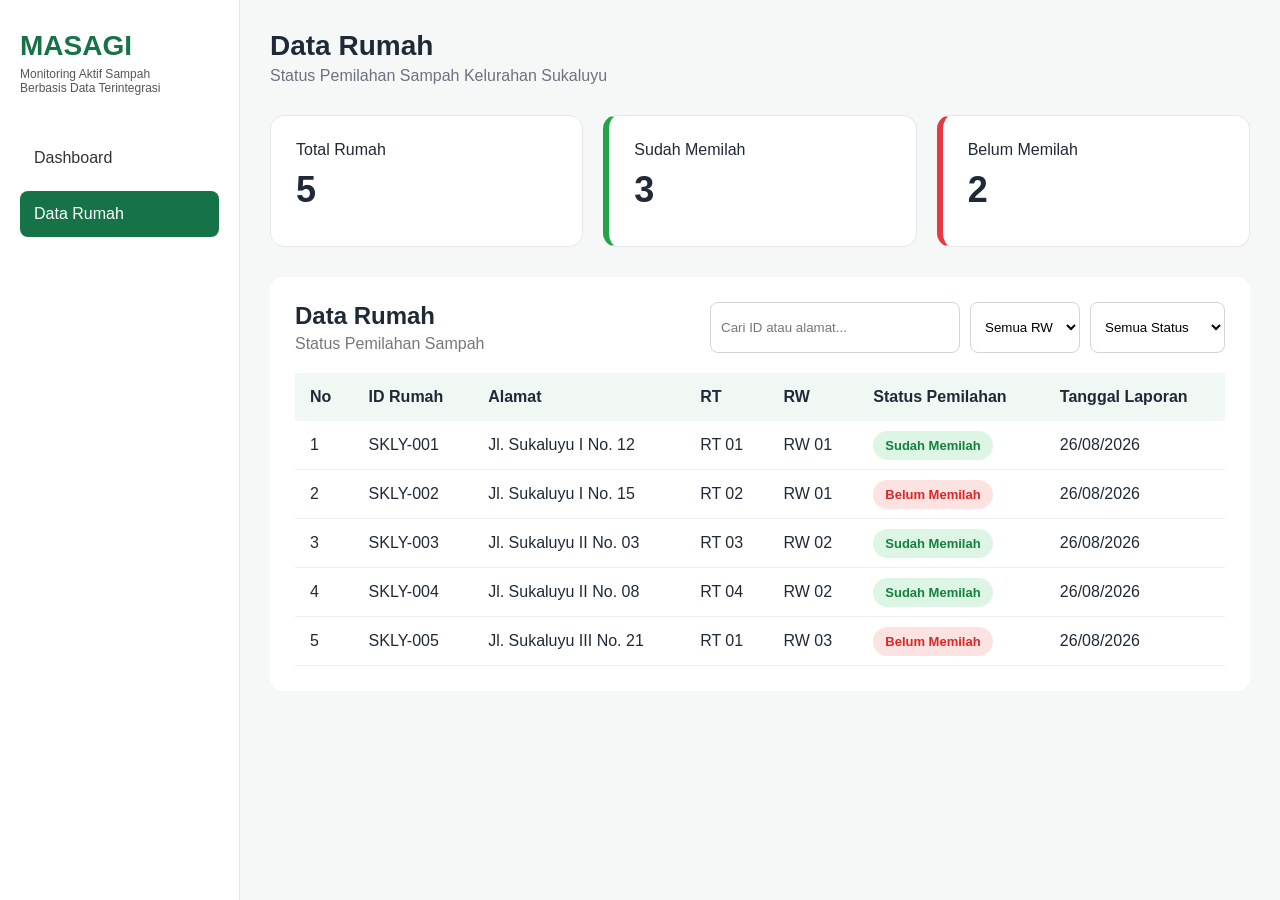
<file: data-rumah.html>
<!DOCTYPE html>

<html lang="id">


<head>

    <meta charset="UTF-8">

    <meta
        name="viewport"
        content="width=device-width, initial-scale=1.0">

    <title>
        Data Rumah - MASAGI
    </title>

    <link
        rel="stylesheet"
        href="style.css">

</head>



<body>


<!-- ================= SIDEBAR ================= -->

<aside class="sidebar">

    <div class="logo">

        <h2>
            MASAGI
        </h2>

        <p>
            Monitoring Aktif Sampah<br>
            Berbasis Data Terintegrasi
        </p>

    </div>


    <nav>

        <a href="index.html">
            Dashboard
        </a>

        <a
            href="data-rumah.html"
            class="active">

            Data Rumah

        </a>

    </nav>

</aside>



<!-- ================= CONTENT ================= -->

<main class="main-content">


    <header>

        <div>

            <h1>
                Data Rumah
            </h1>

            <p>
                Status Pemilahan Sampah
                Kelurahan Sukaluyu
            </p>

        </div>

    </header>



    <!-- ================= SUMMARY ================= -->

    <section class="cards">


        <div class="card">

            <p>
                Total Rumah
            </p>

            <h2 id="totalDataRumah">
                0
            </h2>

        </div>



        <div class="card hijau">

            <p>
                Sudah Memilah
            </p>

            <h2 id="totalSudah">
                0
            </h2>

        </div>



        <div class="card merah">

            <p>
                Belum Memilah
            </p>

            <h2 id="totalBelum">
                0
            </h2>

        </div>


    </section>



    <!-- ================= DATA ================= -->

    <section class="table-container">


        <div class="table-header">


            <div>

                <h2>
                    Data Rumah
                </h2>

                <p>
                    Status Pemilahan Sampah
                </p>

            </div>



            <div class="filter-area">


                <input
                    type="text"
                    id="cariData"
                    placeholder="Cari ID atau alamat..."
                    onkeyup="filterData()">



                <select
                    id="filterRW"
                    onchange="filterData()">

                    <option value="">
                        Semua RW
                    </option>

                    <option value="01">
                        RW 01
                    </option>

                    <option value="02">
                        RW 02
                    </option>

                    <option value="03">
                        RW 03
                    </option>

                    <option value="04">
                        RW 04
                    </option>

                </select>



                <select
                    id="filterStatus"
                    onchange="filterData()">

                    <option value="">
                        Semua Status
                    </option>

                    <option value="Sudah Memilah">
                        Sudah Memilah
                    </option>

                    <option value="Belum Memilah">
                        Belum Memilah
                    </option>

                </select>


            </div>


        </div>



        <!-- TABLE SCROLL -->

        <div class="table-scroll">


            <table>


                <thead>

                    <tr>

                        <th>
                            No
                        </th>

                        <th>
                            ID Rumah
                        </th>

                        <th>
                            Alamat
                        </th>

                        <th>
                            RT
                        </th>

                        <th>
                            RW
                        </th>

                        <th>
                            Status Pemilahan
                        </th>

                        <th>
                            Tanggal Laporan
                        </th>

                    </tr>

                </thead>



                <tbody id="tabelDataRumah">
                </tbody>


            </table>


        </div>


    </section>


</main>



<script src="data.js">
</script>


<script>


// ==========================
// MENAMPILKAN DATA
// ==========================


function tampilkanData(data) {


    const tabel =
        document.getElementById(
            "tabelDataRumah"
        );


    tabel.innerHTML = "";


    data.forEach(
        (rumah, index) => {


            const kelasStatus =
                rumah.status === "Sudah Memilah"
                ? "sudah"
                : "belum";


            tabel.innerHTML += `

                <tr>

                    <td>
                        ${index + 1}
                    </td>


                    <td>
                        ${rumah.id}
                    </td>


                    <td>
                        ${rumah.alamat}
                    </td>


                    <td>
                        RT ${rumah.rt}
                    </td>


                    <td>
                        RW ${rumah.rw}
                    </td>


                    <td>

                        <span
                            class="status ${kelasStatus}">

                            ${rumah.status}

                        </span>

                    </td>


                    <td>
                        ${rumah.tanggal}
                    </td>


                </tr>

            `;

        }
    );

}



// ==========================
// RINGKASAN
// ==========================


function hitungRingkasan() {


    const total =
        dataRumah.length;


    const sudah =
        dataRumah.filter(
            rumah =>
            rumah.status ===
            "Sudah Memilah"
        ).length;


    const belum =
        total - sudah;



    document.getElementById(
        "totalDataRumah"
    ).innerText = total;


    document.getElementById(
        "totalSudah"
    ).innerText = sudah;


    document.getElementById(
        "totalBelum"
    ).innerText = belum;

}



// ==========================
// FILTER
// ==========================


function filterData() {


    const keyword =
        document
        .getElementById("cariData")
        .value
        .toLowerCase();


    const rw =
        document
        .getElementById("filterRW")
        .value;


    const status =
        document
        .getElementById("filterStatus")
        .value;



    const hasil =
        dataRumah.filter(
            rumah => {


                const cocokCari =

                    rumah.alamat
                    .toLowerCase()
                    .includes(keyword)

                    ||

                    rumah.id
                    .toLowerCase()
                    .includes(keyword);



                const cocokRW =

                    rw === ""

                    ||

                    rumah.rw === rw;



                const cocokStatus =

                    status === ""

                    ||

                    rumah.status === status;



                return (

                    cocokCari
                    &&
                    cocokRW
                    &&
                    cocokStatus

                );

            }
        );


    tampilkanData(hasil);

}



// ==========================
// JALANKAN
// ==========================


tampilkanData(dataRumah);

hitungRingkasan();


</script>



</body>

</html>
</file>
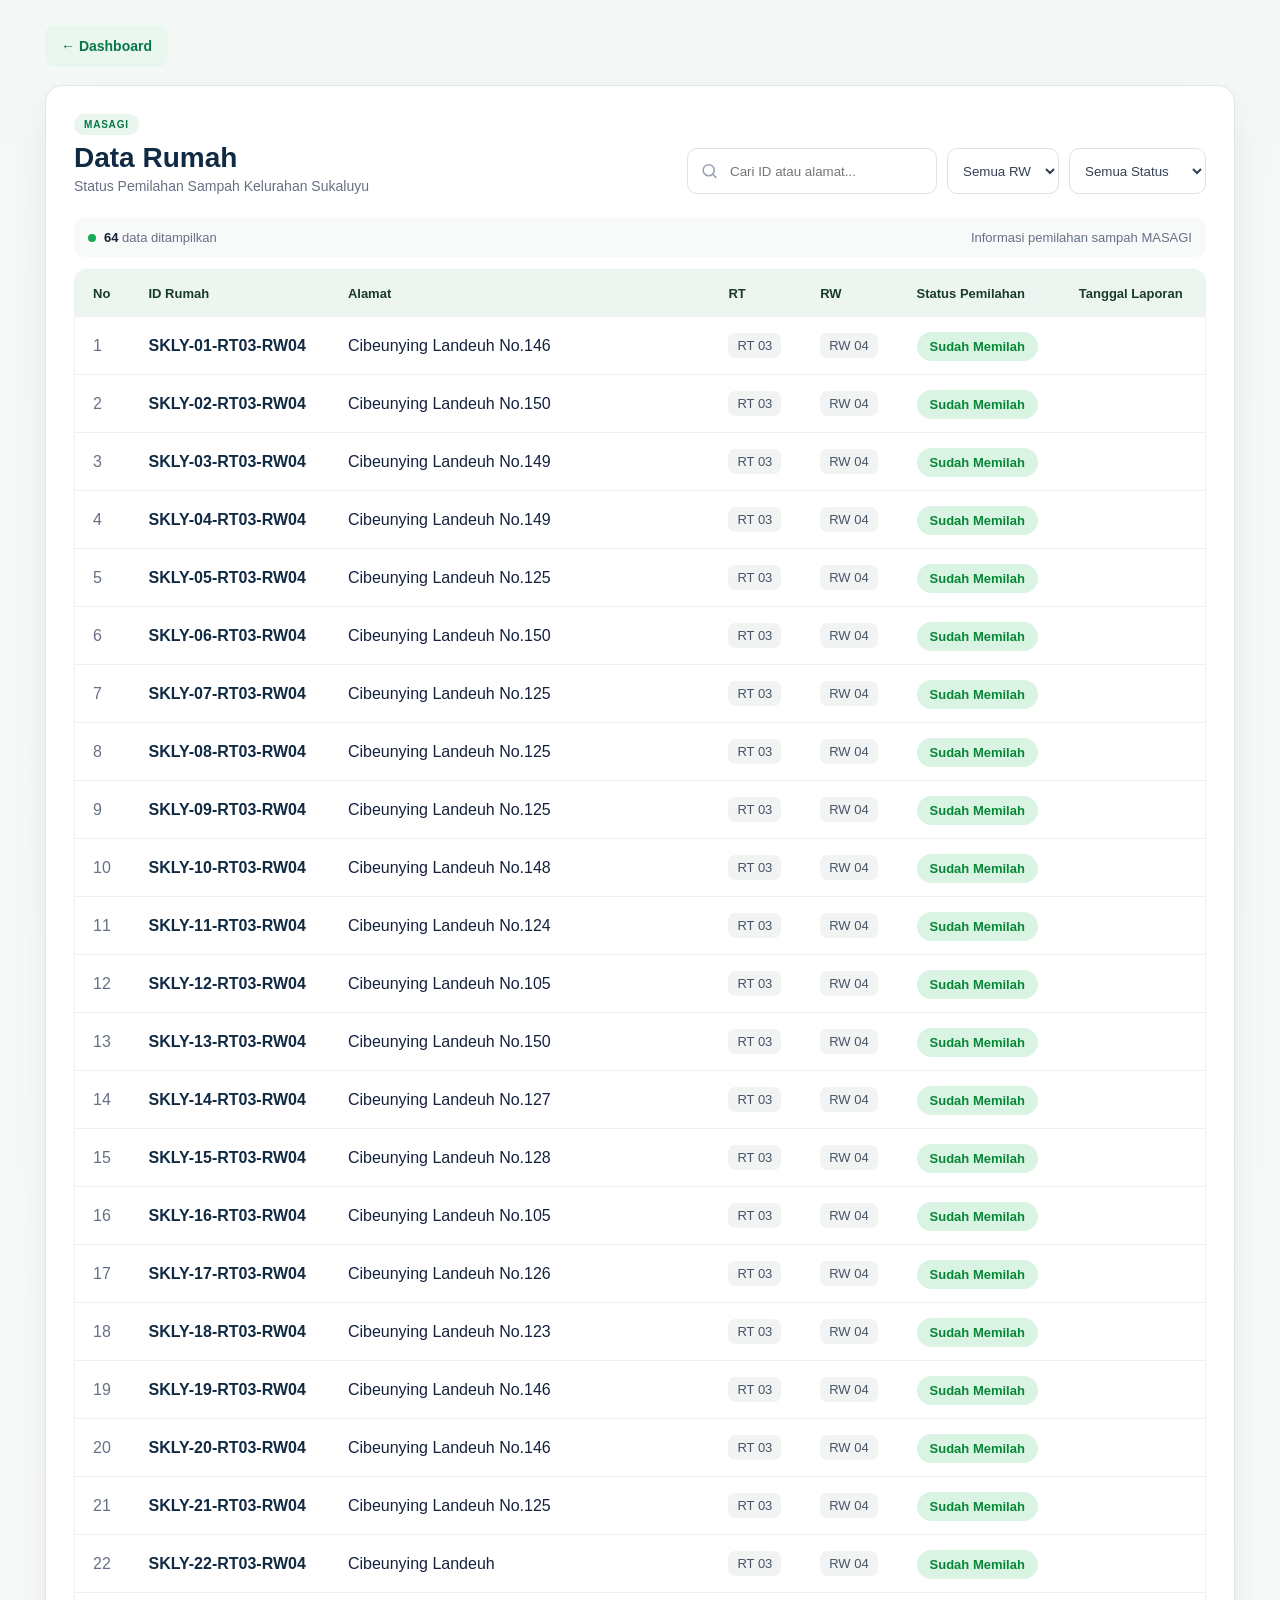
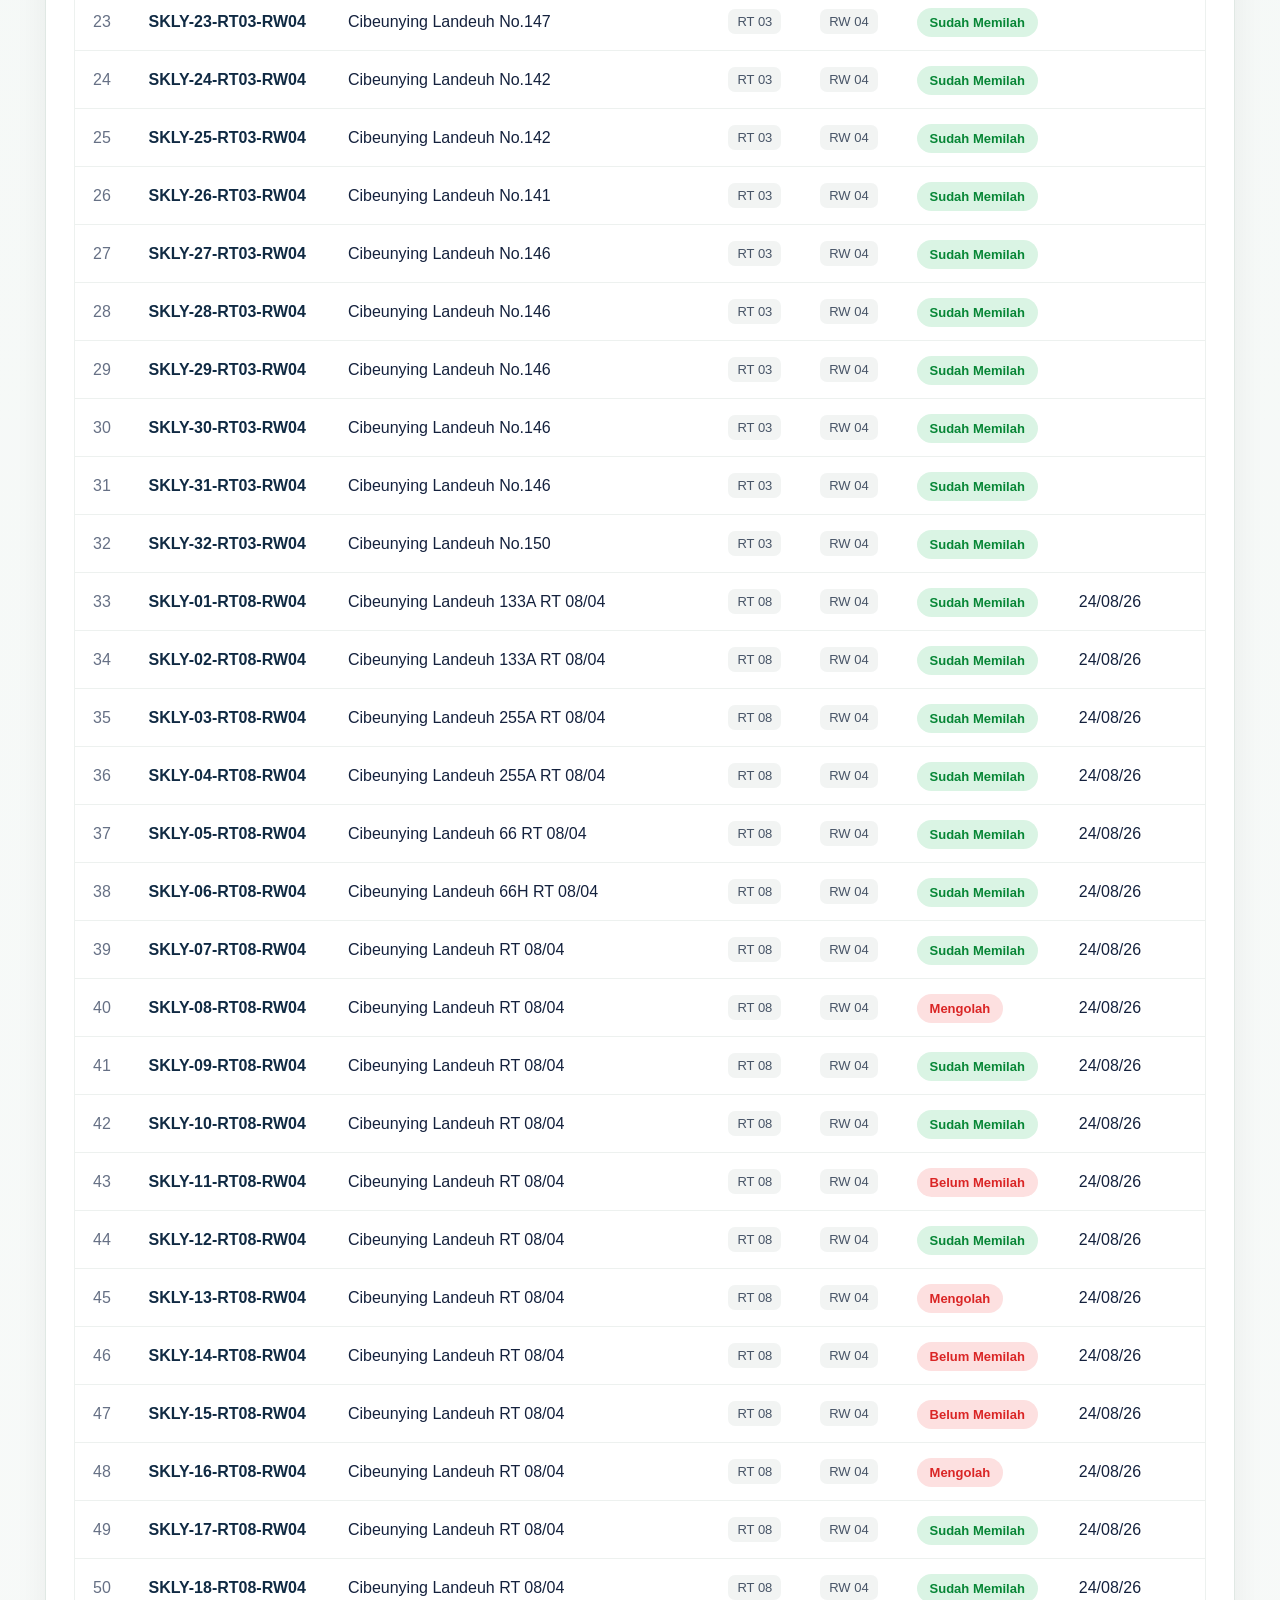
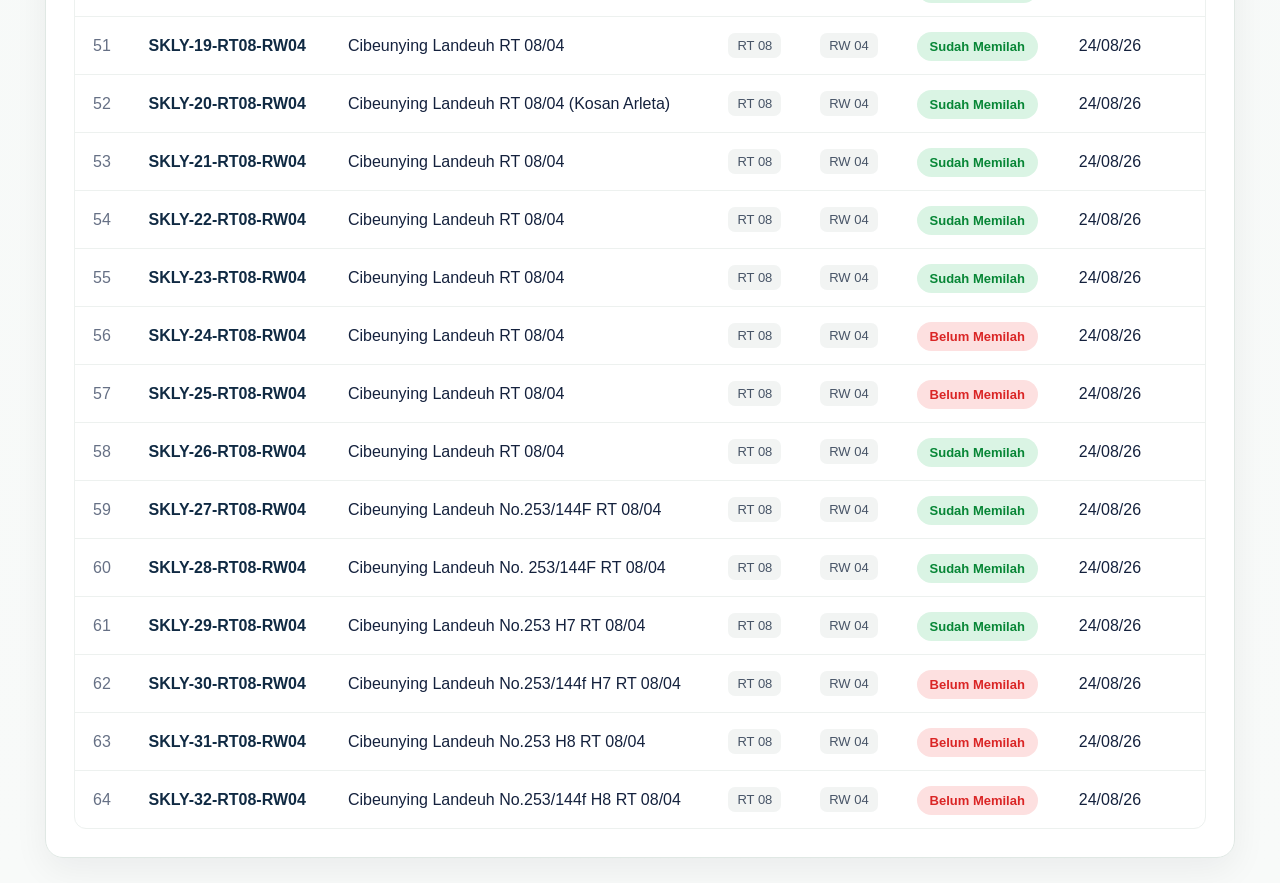
<file: dashboard/data-rumah-publik.html>
<!DOCTYPE html>
<html lang="id">

<head>
    <meta charset="UTF-8">

    <meta
        name="viewport"
        content="width=device-width, initial-scale=1.0">

    <title>
        Data Rumah - MASAGI
    </title>

    <link
        rel="stylesheet"
        href="../style/style.css">
</head>


<body class="data-rumah-page public-data-page">


<main class="data-rumah-only">


    <!-- =====================================================
         NAVIGASI
    ====================================================== -->

    <div class="data-rumah-nav">


        <a
            href="../dashboard-publik.html"
            class="btn-back-dashboard">

            ← Dashboard

        </a>


    </div>



    <!-- =====================================================
         DATA RUMAH
    ====================================================== -->

    <section class="table-container modern-data-card">


        <div class="table-header modern-table-header">


            <!-- JUDUL -->

            <div class="data-title-area">


                <span class="data-title-label">
                    MASAGI
                </span>


                <h2>
                    Data Rumah
                </h2>


                <p>
                    Status Pemilahan Sampah
                    Kelurahan Sukaluyu
                </p>


            </div>



            <!-- FILTER -->

            <div class="filter-area modern-filter-area">


                <!-- SEARCH -->

                <div class="search-wrapper">


                    <span class="search-icon">

                        <svg
                            viewBox="0 0 24 24"
                            width="19"
                            height="19"
                            fill="none"
                            stroke="currentColor"
                            stroke-width="2"
                            stroke-linecap="round"
                            stroke-linejoin="round">

                            <circle
                                cx="11"
                                cy="11"
                                r="7">
                            </circle>

                            <path
                                d="m20 20-3.5-3.5">
                            </path>

                        </svg>

                    </span>


                    <input
                        type="text"
                        id="cariData"
                        placeholder="Cari ID atau alamat..."
                        onkeyup="filterData()">

                </div>



                <!-- RW -->

                <select
                    id="filterRW"
                    onchange="filterData()">

                    <option value="">
                        Semua RW
                    </option>

                </select>



                <!-- STATUS -->

                <select
                    id="filterStatus"
                    onchange="filterData()">

                    <option value="">
                        Semua Status
                    </option>

                    <option value="Sudah Memilah">
                        Sudah Memilah
                    </option>

                    <option value="Belum Memilah">
                        Belum Memilah
                    </option>

                </select>


            </div>

        </div>



        <!-- INFO -->

        <div class="data-info-row">


            <div class="data-count-info">

                <span class="data-count-dot">
                </span>

                <span>

                    <strong id="jumlahDataTampil">
                        0
                    </strong>

                    data ditampilkan

                </span>

            </div>


            <span class="data-update-info">

                Informasi pemilahan sampah MASAGI

            </span>


        </div>



        <!-- TABLE -->

        <div class="table-scroll modern-table-scroll">


            <table class="modern-data-table">


                <thead>

                    <tr>

                        <th>No</th>

                        <th>ID Rumah</th>

                        <th>Alamat</th>

                        <th>RT</th>

                        <th>RW</th>

                        <th>Status Pemilahan</th>

                        <th>Tanggal Laporan</th>

                    </tr>

                </thead>



                <tbody id="tabelDataRumah">
                </tbody>


            </table>


        </div>


    </section>


</main>



<!-- =====================================================
     DATA
===================================================== -->

<script
    src="../data/data-rumah.js">
</script>



<script>


// ======================================================
// TAMPILKAN DATA
// ======================================================

function tampilkanData(data) {


    const tabel =
        document.getElementById(
            "tabelDataRumah"
        );


    tabel.innerHTML =
        "";


    document.getElementById(
        "jumlahDataTampil"
    ).innerText =
        data.length;



    if (
        data.length === 0
    ) {


        tabel.innerHTML = `

            <tr>

                <td
                    colspan="7"
                    class="empty-data">

                    Data tidak ditemukan.

                </td>

            </tr>

        `;


        return;

    }



    data.forEach(
        (rumah, index) => {


            const kelasStatus =

                rumah.status ===
                "Sudah Memilah"

                    ? "sudah"

                    : "belum";



            tabel.innerHTML += `

                <tr>


                    <td class="nomor-data">

                        ${index + 1}

                    </td>


                    <td>

                        <strong class="id-rumah">

                            ${rumah.id}

                        </strong>

                    </td>


                    <td>

                        ${rumah.alamat}

                    </td>


                    <td>

                        <span class="rt-rw-chip">

                            RT ${rumah.rt}

                        </span>

                    </td>


                    <td>

                        <span class="rt-rw-chip">

                            RW ${rumah.rw}

                        </span>

                    </td>


                    <td>

                        <span class="status ${kelasStatus}">

                            ${rumah.status}

                        </span>

                    </td>


                    <td>

                        ${rumah.tanggal}

                    </td>


                </tr>

            `;

        }
    );

}



// ======================================================
// FILTER RW
// ======================================================

function buatFilterRW() {


    const selectRW =
        document.getElementById(
            "filterRW"
        );


    const daftarRW = [

        ...new Set(

            dataRumah.map(
                rumah =>
                    String(rumah.rw)
            )

        )

    ];



    daftarRW.sort(
        (a, b) =>
            Number(a) -
            Number(b)
    );



    daftarRW.forEach(
        rw => {


            const option =
                document.createElement(
                    "option"
                );


            option.value =
                rw;


            option.textContent =
                "RW " + rw;


            selectRW.appendChild(
                option
            );

        }
    );

}



// ======================================================
// FILTER DATA
// ======================================================

function filterData() {


    const keyword =
        document
            .getElementById(
                "cariData"
            )
            .value
            .toLowerCase()
            .trim();



    const rw =
        document
            .getElementById(
                "filterRW"
            )
            .value;



    const status =
        document
            .getElementById(
                "filterStatus"
            )
            .value;



    const hasil =
        dataRumah.filter(
            rumah => {


                const id =
                    String(
                        rumah.id || ""
                    ).toLowerCase();


                const alamat =
                    String(
                        rumah.alamat || ""
                    ).toLowerCase();


                const rt =
                    String(
                        rumah.rt || ""
                    ).toLowerCase();


                const rwRumah =
                    String(
                        rumah.rw || ""
                    ).toLowerCase();



                const cocokCari =

                    id.includes(keyword)

                    ||

                    alamat.includes(keyword)

                    ||

                    rt.includes(keyword)

                    ||

                    rwRumah.includes(keyword);



                const cocokRW =

                    rw === ""

                    ||

                    String(
                        rumah.rw
                    ) === rw;



                const cocokStatus =

                    status === ""

                    ||

                    rumah.status ===
                    status;



                return (

                    cocokCari

                    &&

                    cocokRW

                    &&

                    cocokStatus

                );

            }
        );


    tampilkanData(
        hasil
    );

}



// ======================================================
// START
// ======================================================

document.addEventListener(
    "DOMContentLoaded",
    function() {


        if (
            typeof dataRumah ===
            "undefined"
        ) {

            console.error(
                "dataRumah tidak ditemukan."
            );

            return;

        }


        buatFilterRW();


        tampilkanData(
            dataRumah
        );

    }
);


</script>


</body>

</html>
</file>
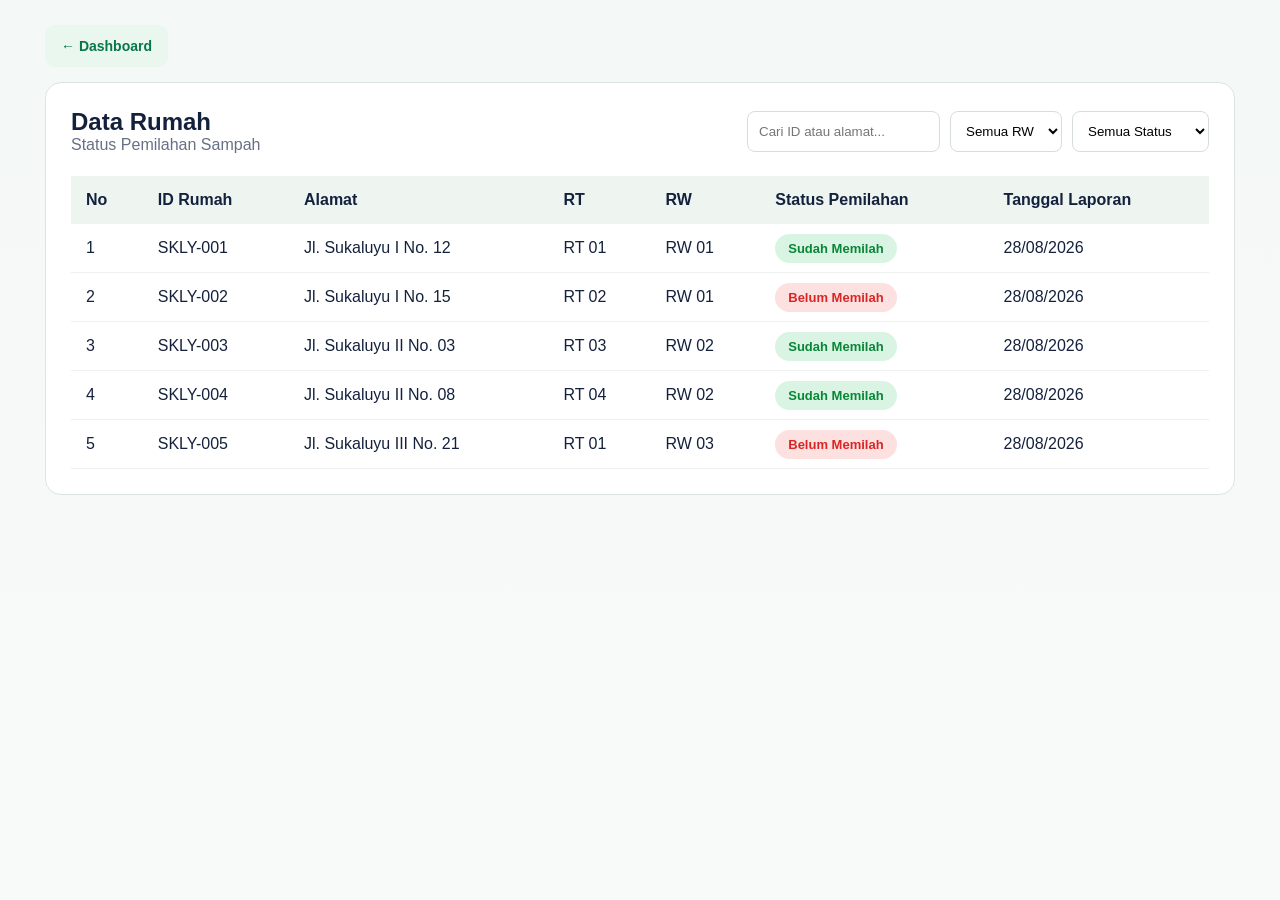
<file: dashboard/data-rumah.html>
<!DOCTYPE html>
<html lang="id">

<head>
    <meta charset="UTF-8">
    <meta name="viewport" content="width=device-width, initial-scale=1.0">

    <title>Data Rumah - MASAGI</title>

    <link
        rel="stylesheet"
        href="../style/style.css">
</head>


<body class="data-rumah-page">


<!-- =====================================================
     MAIN
===================================================== -->

<main class="data-rumah-only">


    <!-- =================================================
         TOMBOL KEMBALI
    ================================================== -->

    <div class="data-rumah-back">

        <a
            href="#"
            class="btn-back-dashboard"
            onclick="kembaliKeDashboard(event)">

             ← Dashboard

        </a>

    </div>



    <!-- =================================================
         DATA RUMAH
    ================================================== -->

    <section class="table-container">


        <div class="table-header">


            <div>

                <h2>
                    Data Rumah
                </h2>

                <p>
                    Status Pemilahan Sampah
                </p>

            </div>



            <div class="filter-area">


                <!-- SEARCH -->

                <input
                    type="text"
                    id="cariData"
                    placeholder="Cari ID atau alamat..."
                    onkeyup="filterData()">



                <!-- FILTER RW -->

                <select
                    id="filterRW"
                    onchange="filterData()">

                    <option value="">
                        Semua RW
                    </option>

                </select>



                <!-- FILTER STATUS -->

                <select
                    id="filterStatus"
                    onchange="filterData()">

                    <option value="">
                        Semua Status
                    </option>

                    <option value="Sudah Memilah">
                        Sudah Memilah
                    </option>

                    <option value="Belum Memilah">
                        Belum Memilah
                    </option>

                </select>


            </div>


        </div>



        <div class="table-scroll">


            <table>


                <thead>

                    <tr>

                        <th>No</th>

                        <th>ID Rumah</th>

                        <th>Alamat</th>

                        <th>RT</th>

                        <th>RW</th>

                        <th>Status Pemilahan</th>

                        <th>Tanggal Laporan</th>

                    </tr>

                </thead>



                <tbody id="tabelDataRumah">
                </tbody>


            </table>


        </div>


    </section>


</main>



<!-- =====================================================
     DATA
===================================================== -->

<script
    src="../data/data.js">
</script>



<script>


// ======================================================
// TABEL
// ======================================================

function tampilkanData(data) {


    const tabel =
        document.getElementById(
            "tabelDataRumah"
        );


    tabel.innerHTML =
        "";



    if (data.length === 0) {


        tabel.innerHTML = `

            <tr>

                <td
                    colspan="7"
                    style="
                        text-align:center;
                        padding:30px;
                        color:#667085;
                    ">

                    Data tidak ditemukan.

                </td>

            </tr>

        `;


        return;

    }



    data.forEach(
        (rumah, index) => {


            const kelasStatus =
                rumah.status ===
                "Sudah Memilah"

                    ? "sudah"

                    : "belum";



            tabel.innerHTML += `

                <tr>

                    <td>
                        ${index + 1}
                    </td>

                    <td>
                        ${rumah.id}
                    </td>

                    <td>
                        ${rumah.alamat}
                    </td>

                    <td>
                        RT ${rumah.rt}
                    </td>

                    <td>
                        RW ${rumah.rw}
                    </td>

                    <td>

                        <span
                            class="status ${kelasStatus}">

                            ${rumah.status}

                        </span>

                    </td>

                    <td>
                        ${rumah.tanggal}
                    </td>

                </tr>

            `;

        }
    );

}



// ======================================================
// FILTER RW
// ======================================================

function buatFilterRW() {


    const selectRW =
        document.getElementById(
            "filterRW"
        );



    const daftarRW = [

        ...new Set(

            dataRumah.map(
                rumah =>
                    String(rumah.rw)
            )

        )

    ];



    daftarRW.sort(
        (a, b) =>
            Number(a) -
            Number(b)
    );



    daftarRW.forEach(
        rw => {


            const option =
                document.createElement(
                    "option"
                );


            option.value =
                rw;


            option.textContent =
                "RW " + rw;


            selectRW.appendChild(
                option
            );

        }
    );

}



// ======================================================
// FILTER
// ======================================================

function filterData() {


    const keyword =
        document
            .getElementById(
                "cariData"
            )
            .value
            .toLowerCase()
            .trim();



    const rw =
        document
            .getElementById(
                "filterRW"
            )
            .value;



    const status =
        document
            .getElementById(
                "filterStatus"
            )
            .value;



    const hasil =
        dataRumah.filter(
            rumah => {


                const id =
                    String(
                        rumah.id || ""
                    ).toLowerCase();


                const alamat =
                    String(
                        rumah.alamat || ""
                    ).toLowerCase();


                const rt =
                    String(
                        rumah.rt || ""
                    ).toLowerCase();


                const rwRumah =
                    String(
                        rumah.rw || ""
                    ).toLowerCase();



                const cocokCari =

                    id.includes(keyword)

                    ||

                    alamat.includes(keyword)

                    ||

                    rt.includes(keyword)

                    ||

                    rwRumah.includes(keyword);



                const cocokRW =

                    rw === ""

                    ||

                    String(rumah.rw) ===
                    rw;



                const cocokStatus =

                    status === ""

                    ||

                    rumah.status ===
                    status;



                return (

                    cocokCari

                    &&

                    cocokRW

                    &&

                    cocokStatus

                );

            }
        );



    tampilkanData(
        hasil
    );

}

// ======================================================
// KEMBALI KE DASHBOARD SEBELUMNYA
// ======================================================

function kembaliKeDashboard(event) {

    event.preventDefault();

    // Jika halaman Data Rumah dibuka dari halaman sebelumnya,
    // kembali ke halaman tersebut.
    if (document.referrer) {

        window.history.back();

    } else {

        // Jika Data Rumah dibuka langsung,
        // arahkan ke dashboard publik.
        window.location.href =
            "../dashboard-publik.html";

    }

}

// ======================================================
// START
// ======================================================

document.addEventListener(
    "DOMContentLoaded",
    function() {


        buatFilterRW();


        tampilkanData(
            dataRumah
        );

    }
);


</script>


</body>

</html>
</file>
<file: style.css>
* {
    margin: 0;
    padding: 0;
    box-sizing: border-box;
    font-family: Arial, sans-serif;
}

body {
    background: #f5f8f6;
    display: flex;
    color: #1f2937;
}


/* SIDEBAR */

.sidebar {
    width: 240px;
    min-height: 100vh;
    background: white;
    padding: 30px 20px;
    border-right: 1px solid #e5e7eb;
}

.logo {
    margin-bottom: 40px;
}

.logo h2 {
    color: #157347;
    font-size: 28px;
}

.logo p {
    font-size: 12px;
    margin-top: 5px;
    color: #555;
}

nav {
    display: flex;
    flex-direction: column;
    gap: 10px;
}

nav a {
    text-decoration: none;
    color: #333;
    padding: 14px;
    border-radius: 8px;
}

nav a:hover,
nav a.active {
    background: #157347;
    color: white;
}


/* MAIN */

.main-content {
    flex: 1;
    padding: 30px;
}

header {
    display: flex;
    justify-content: space-between;
    align-items: center;
    margin-bottom: 30px;
}

header h1 {
    font-size: 28px;
}

header p {
    color: #6b7280;
    margin-top: 5px;
}


/* TANGGAL */

.tanggal {
    background: white;
    padding: 12px 18px;
    border-radius: 10px;
    border: 1px solid #ddd;
}

.tanggal span {
    display: block;
    font-size: 12px;
    color: #777;
}


/* CARDS */

.cards {
    display: grid;
    grid-template-columns: repeat(3, 1fr);
    gap: 20px;
    margin-bottom: 30px;
}

.card {
    background: white;
    padding: 25px;
    border-radius: 14px;
    border: 1px solid #e5e7eb;
}

.card p {
    font-size: 16px;
}

.card h2 {
    font-size: 36px;
    margin: 10px 0;
}

.card span {
    color: #6b7280;
}

.card.hijau {
    border-left: 6px solid #22a447;
}

.card.merah {
    border-left: 6px solid #e63946;
}


/* TABLE */

.table-container {
    background: white;
    padding: 25px;
    border-radius: 14px;
}

.table-header {
    display: flex;
    justify-content: space-between;
    margin-bottom: 20px;
}

.table-header p {
    color: #777;
    margin-top: 5px;
}

.table-header input {
    width: 250px;
    padding: 10px;
    border: 1px solid #ddd;
    border-radius: 8px;
}

table {
    width: 100%;
    border-collapse: collapse;
}

th {
    text-align: left;
    padding: 15px;
    background: #f1f7f3;
}

td {
    padding: 15px;
    border-bottom: 1px solid #eee;
}


/* STATUS */

.status {
    padding: 7px 12px;
    border-radius: 20px;
    font-size: 13px;
    font-weight: bold;
}

.sudah {
    background: #dcf5e5;
    color: #15803d;
}

.belum {
    background: #fde2e2;
    color: #dc2626;
}


/* RESPONSIVE */

@media (max-width: 900px) {

    .sidebar {
        width: 180px;
    }

    .cards {
        grid-template-columns: 1fr;
    }

}

/* ========================================
   HEADER RIGHT
======================================== */

.header-right {
    display: flex;
    align-items: center;
    gap: 12px;
}


/* ========================================
   BUTTON QR
======================================== */

.btn-qr {
    background: #16804f;
    color: white;
    border: none;
    border-radius: 10px;
    padding: 16px 20px;
    font-size: 15px;
    font-weight: bold;
    cursor: pointer;
}

.btn-qr:hover {
    background: #10673f;
}


/* ========================================
   BUTTON DATA
======================================== */

.btn-data {
    margin-top: 20px;
    background: #16804f;
    color: white;
    border: none;
    padding: 12px 20px;
    border-radius: 8px;
    cursor: pointer;
}

.btn-data:hover {
    background: #10673f;
}


/* ========================================
   DASHBOARD INFO
======================================== */

.dashboard-info {
    background: white;
    padding: 30px;
    border-radius: 15px;
    border: 1px solid #e5e7eb;
}

.dashboard-info h2 {
    margin-bottom: 10px;
}

.dashboard-info p {
    color: #6b7280;
    margin-top: 6px;
}


/* ========================================
   MODAL QR
======================================== */

.modal {
    display: none;

    position: fixed;

    z-index: 999;

    left: 0;
    top: 0;

    width: 100%;
    height: 100%;

    background:
        rgba(0, 0, 0, 0.5);

    align-items: center;
    justify-content: center;
}


.modal-content {

    position: relative;

    width: 380px;

    max-width: 90%;

    background: white;

    padding: 35px;

    border-radius: 18px;

    text-align: center;

    box-shadow:
        0 10px 40px
        rgba(0,0,0,0.20);

}


.modal-content h2 {

    color: #17324d;

    margin-bottom: 10px;

}


.modal-content p {

    color: #667085;

    line-height: 1.5;

}


.close-modal {

    position: absolute;

    top: 12px;
    right: 18px;

    border: none;

    background: none;

    font-size: 28px;

    cursor: pointer;

}


#qrcode {

    display: flex;

    justify-content: center;

    margin: 25px 0;

}


.qr-info {

    font-size: 14px;

}


.btn-tutup {

    margin-top: 15px;

    padding: 10px 25px;

    border: none;

    background: #16804f;

    color: white;

    border-radius: 8px;

    cursor: pointer;

}



/* ========================================
   FILTER DATA
======================================== */

.filter-area {

    display: flex;

    gap: 10px;

    flex-wrap: wrap;

}


.filter-area input,
.filter-area select {

    padding: 10px;

    border:

        1px solid
        #d1d5db;

    border-radius: 8px;

    background: white;

}


.table-scroll {

    width: 100%;

    overflow-x: auto;

}



/* ========================================
   MOBILE
======================================== */

@media (max-width: 768px) {


    body {

        display: block;

    }


    .sidebar {

        width: 100%;

        min-height: auto;

        padding: 15px;

    }


    .sidebar nav {

        flex-direction: row;

        overflow-x: auto;

    }


    .sidebar nav a {

        white-space: nowrap;

    }


    .main-content {

        padding: 15px;

    }


    header {

        align-items: flex-start;

        gap: 15px;

        flex-direction: column;

    }


    .header-right {

        width: 100%;

    }


    .tanggal {

        flex: 1;

    }


    .btn-qr {

        flex: 1;

    }


    .cards {

        grid-template-columns: 1fr;

    }


    .table-header {

        flex-direction: column;

        gap: 15px;

    }


    .filter-area {

        flex-direction: column;

    }


    .filter-area input,
    .filter-area select {

        width: 100%;

    }


    table {

        min-width: 800px;

    }

}
</file>
<file: style/style.css>
/* ========================================
   RESET
======================================== */

* {

    margin: 0;

    padding: 0;

    box-sizing: border-box;

    font-family:
        Arial,
        Helvetica,
        sans-serif;

}


body {

    display: flex;

    min-height: 100vh;

    background: #f5f8f6;

    color: #17243a;

}



/* ========================================
   SIDEBAR
======================================== */

.sidebar {

    width: 270px;

    min-height: 100vh;

    background: #ffffff;

    border-right:
        1px solid #dfe7e3;

    padding:
        25px 18px;

}



/* ========================================
   LOGO
======================================== */

.logo-container {

    display: flex;

    align-items: center;

    justify-content: center;

    margin-bottom: 35px;

}


.logo-masagi {

    width: 205px;

    max-width: 100%;

    height: auto;

    display: block;

}



/* ========================================
   NAVIGATION
======================================== */

nav {

    display: flex;

    flex-direction: column;

    gap: 10px;

}


nav a {

    text-decoration: none;

    color: #17202a;

    padding:
        16px 18px;

    border-radius:
        9px;

    font-size:
        16px;

    transition:
        0.2s;

}


nav a:hover {

    background:
        #edf7f1;

    color:
        #16804f;

}


nav a.active {

    background:
        #16804f;

    color:
        white;

}



/* ========================================
   MAIN
======================================== */

.main-content {

    flex: 1;

    padding:
        32px 35px;

    min-width: 0;

}



/* ========================================
   HEADER
======================================== */

.dashboard-header {

    display: flex;

    align-items: center;

    justify-content:
        space-between;

    margin-bottom:
        32px;

}


.header-space {

    flex: 1;

}


.header-right {

    display: flex;

    align-items: center;

    gap: 14px;

}



/* ========================================
   DATE
======================================== */

.tanggal {

    background:
        white;

    border:
        1px solid #dce4e0;

    border-radius:
        12px;

    padding:
        12px 20px;

    min-width:
        180px;

}


.tanggal span {

    display:
        block;

    color:
        #667085;

    font-size:
        12px;

    margin-bottom:
        3px;

}


.tanggal strong {

    font-size:
        17px;

}



/* ========================================
   QR BUTTON
======================================== */

.btn-qr {

    border:
        none;

    background:
        #16804f;

    color:
        white;

    padding:
        17px 24px;

    border-radius:
        11px;

    font-size:
        16px;

    font-weight:
        bold;

    cursor:
        pointer;

}


.btn-qr:hover {

    background:
        #10673f;

}



/* ========================================
   CARDS
======================================== */

.cards {

    display:
        grid;

    grid-template-columns:
        repeat(3, 1fr);

    gap:
        22px;

    margin-bottom:
        30px;

}


.card {

    background:
        #ffffff;

    border:
        1px solid #dce4e0;

    border-radius:
        16px;

    padding:
        28px;

    min-height:
        165px;

}


.card p {

    font-size:
        18px;

    margin-bottom:
        17px;

}


.card h2 {

    font-size:
        40px;

    margin-bottom:
        10px;

}


.card span {

    color:
        #687386;

    font-size:
        16px;

}


.card-sudah {

    border-left:
        7px solid #22ad59;

}


.card-belum {

    border-left:
        7px solid #ef3340;

}



/* ========================================
   CHART SECTION
======================================== */

.chart-section {

    display:
        grid;

    grid-template-columns:
        1fr 1.2fr;

    background:
        white;

    border:
        1px solid #dce4e0;

    border-radius:
        16px;

    overflow:
        hidden;

}



/* ========================================
   CHART BOX
======================================== */

.chart-box {

    padding:
        28px;

    min-width:
        0;

}


.chart-box h2 {

    font-size:
        21px;

    margin-bottom:
        25px;

}


.donut-box {

    border-right:
        1px solid #e5ebe8;

}



/* ========================================
   DONUT
======================================== */

.donut-content {

    display:
        flex;

    align-items:
        center;

    gap:
        35px;

}


.donut-wrapper {

    position:
        relative;

    width:
        260px;

    height:
        260px;

    flex-shrink:
        0;

}


.donut-center {

    position:
        absolute;

    top:
        50%;

    left:
        50%;

    transform:
        translate(-50%, -50%);

    display:
        flex;

    flex-direction:
        column;

    align-items:
        center;

    justify-content:
        center;

    pointer-events:
        none;

}


.donut-center strong {

    font-size:
        38px;

}


.donut-center span {

    margin-top:
        4px;

    font-size:
        15px;

    font-weight:
        bold;

}



/* ========================================
   LEGEND
======================================== */

.chart-legend {

    flex:
        1;

    min-width:
        180px;

}


.legend-item {

    display:
        flex;

    justify-content:
        space-between;

    align-items:
        center;

    gap:
        20px;

    margin-bottom:
        30px;

}


.legend-left {

    display:
        flex;

    align-items:
        flex-start;

    gap:
        10px;

}


.legend-left strong {

    display:
        block;

    margin-bottom:
        8px;

}


.legend-left p {

    color:
        #7a8495;

}


.legend-dot {

    width:
        14px;

    height:
        14px;

    border-radius:
        50%;

    margin-top:
        3px;

    flex-shrink:
        0;

}


.hijau-dot {

    background:
        #20a955;

}


.merah-dot {

    background:
        #ef3340;

}


.legend-percent {

    font-size:
        20px;

}


.hijau-text {

    color:
        #20a955;

}


.merah-text {

    color:
        #ef3340;

}



/* ========================================
   BAR CHART
======================================== */

.bar-chart-container {

    position:
        relative;

    height:
        330px;

}



/* ========================================
   CHART NOTE
======================================== */

.chart-note {

    grid-column:
        1 / -1;

    border-top:
        1px solid #e5ebe8;

    padding:
        15px 25px;

    display:
        flex;

    align-items:
        center;

    gap:
        12px;

    color:
        #768194;

    font-size:
        14px;

}


.info-icon {

    width:
        30px;

    height:
        30px;

    border-radius:
        50%;

    background:
        #e6f5ec;

    color:
        #16804f;

    display:
        flex;

    align-items:
        center;

    justify-content:
        center;

    font-weight:
        bold;

}



/* ========================================
   TABLE
======================================== */

.table-container {

    background:
        white;

    border:
        1px solid #dce4e0;

    border-radius:
        16px;

    padding:
        25px;

}


.table-header {

    display:
        flex;

    justify-content:
        space-between;

    align-items:
        center;

    gap:
        20px;

    margin-bottom:
        22px;

}


.table-header p {

    color:
        #667085;

}


.table-scroll {

    overflow-x:
        auto;

}


table {

    width:
        100%;

    border-collapse:
        collapse;

}


thead {

    background:
        #eef5f1;

}


th,
td {

    padding:
        15px;

    text-align:
        left;

}


td {

    border-bottom:
        1px solid #edf0ef;

}



/* ========================================
   STATUS
======================================== */

.status {

    padding:
        7px 13px;

    border-radius:
        20px;

    font-size:
        13px;

    font-weight:
        bold;

}


.status.sudah {

    color:
        #078636;

    background:
        #daf4e4;

}


.status.belum {

    color:
        #da2525;

    background:
        #fde0e0;

}



/* ========================================
   FILTER
======================================== */

.filter-area {

    display:
        flex;

    gap:
        10px;

    flex-wrap:
        wrap;

}


.filter-area input,
.filter-area select {

    border:
        1px solid #d7ddda;

    border-radius:
        8px;

    background:
        white;

    padding:
        11px;

}



/* ========================================
   MODAL QR
======================================== */

.modal {

    display:
        none;

    position:
        fixed;

    left:
        0;

    top:
        0;

    width:
        100%;

    height:
        100%;

    background:
        rgba(0, 0, 0, 0.45);

    z-index:
        999;

    align-items:
        center;

    justify-content:
        center;

}


.modal-content {

    position:
        relative;

    width:
        390px;

    max-width:
        90%;

    background:
        white;

    border-radius:
        18px;

    padding:
        35px;

    text-align:
        center;

    box-shadow:
        0 12px 40px
        rgba(0, 0, 0, 0.20);

}


.modal-content h2 {

    margin-bottom:
        12px;

}


.modal-content p {

    color:
        #667085;

    line-height:
        1.5;

}


.close-modal {

    position:
        absolute;

    right:
        16px;

    top:
        12px;

    border:
        none;

    background:
        none;

    font-size:
        28px;

    cursor:
        pointer;

}


#qrcode {

    display:
        flex;

    justify-content:
        center;

    margin:
        25px 0;

}


.qr-info {

    font-size:
        13px;

}


.btn-tutup {

    margin-top:
        18px;

    border:
        none;

    background:
        #16804f;

    color:
        white;

    padding:
        11px 24px;

    border-radius:
        8px;

    cursor:
        pointer;

}



/* ========================================
   MOBILE
======================================== */

@media
(max-width: 900px) {


    body {

        display:
            block;

    }


    .sidebar {

        width:
            100%;

        min-height:
            auto;

        padding:
            15px;

    }


    .logo-container {

        justify-content:
            flex-start;

        margin-bottom:
            15px;

    }


    .logo-masagi {

        width:
            140px;

    }


    nav {

        flex-direction:
            row;

        overflow-x:
            auto;

    }


    nav a {

        white-space:
            nowrap;

    }


    .main-content {

        padding:
            16px;

    }


    .dashboard-header {

        margin-bottom:
            18px;

    }


    .header-right {

        width:
            100%;

    }


    .tanggal {

        flex:
            1;

        min-width:
            0;

    }


    .btn-qr {

        flex:
            1;

        padding:
            16px 10px;

    }


    .cards {

        grid-template-columns:
            1fr;

    }


    .card {

        min-height:
            auto;

    }


    .chart-section {

        grid-template-columns:
            1fr;

    }


    .donut-box {

        border-right:
            none;

        border-bottom:
            1px solid #e5ebe8;

    }


    .donut-content {

        flex-direction:
            column;

        align-items:
            stretch;

    }


    .donut-wrapper {

        margin:
            auto;

        width:
            230px;

        height:
            230px;

    }


    .bar-chart-container {

        height:
            300px;

    }


    .table-header {

        flex-direction:
            column;

        align-items:
            stretch;

    }


    .filter-area {

        flex-direction:
            column;

    }


    .filter-area input,
    .filter-area select {

        width:
            100%;

    }


    table {

        min-width:
            800px;

    }

}

/* =========================================
   LOGIN MASAGI
========================================= */

.login-page {
    margin: 0;
    min-height: 100vh;
    background: #f4f7f5;
    display: flex;
    justify-content: center;
    align-items: center;
    padding: 30px 20px;
    box-sizing: border-box;
    font-family: Arial, Helvetica, sans-serif;
}


/* BOX LOGIN */

.login-box {
    width: 100%;
    max-width: 420px;
    background: #ffffff;
    padding: 35px 40px;
    border-radius: 18px;
    box-sizing: border-box;

    box-shadow:
        0 10px 35px
        rgba(0, 0, 0, 0.10);

    border:
        1px solid #e2e8e5;
}


/* LOGO */

.login-logo {
    display: block;

    width: 190px;
    height: auto;

    max-width: 100%;

    margin:
        0 auto 25px auto;

    object-fit: contain;
}


/* JUDUL */

.login-box h1 {
    margin:
        0 0 8px 0;

    text-align: center;

    color: #0b3551;

    font-size: 24px;
    font-weight: 700;
}


/* SUBTITLE */

.login-subtitle {
    margin:
        0 0 28px 0;

    text-align: center;

    color: #667085;

    font-size: 14px;
    line-height: 1.5;
}


/* FORM */

.form-group {
    margin-bottom: 18px;
}


.form-group label {
    display: block;

    margin-bottom: 7px;

    color: #263448;

    font-size: 14px;
    font-weight: 600;
}


.form-group input {
    width: 100%;

    box-sizing: border-box;

    padding: 13px 14px;

    border:
        1px solid #d0d8d4;

    border-radius: 8px;

    background: #ffffff;

    color: #17243a;

    font-size: 15px;

    outline: none;
}


.form-group input:focus {
    border-color: #26834f;

    box-shadow:
        0 0 0 3px
        rgba(38, 131, 79, 0.12);
}


/* BUTTON LOGIN */

.login-button {
    width: 100%;

    padding: 14px;

    margin-top: 5px;

    border: none;

    border-radius: 8px;

    background: #26834f;

    color: #ffffff;

    font-size: 16px;
    font-weight: 600;

    cursor: pointer;
}


.login-button:hover {
    background: #1e6d41;
}


/* PESAN ERROR */

#loginError {
    min-height: 20px;

    margin:
        15px 0 0 0;

    text-align: center;

    color: #d92d20;

    font-size: 14px;
}


/* RESPONSIVE */

@media (max-width: 500px) {

    .login-box {
        padding: 30px 24px;
    }

    .login-logo {
        width: 160px;
    }

    .login-box h1 {
        font-size: 21px;
    }

}

/* =====================================================
   BUTTON EXIT MASAGI
===================================================== */

.btn-exit {

    width: 100%;

    display: flex;

    align-items: center;

    gap: 12px;

    padding: 13px 16px;

    margin-top: 8px;

    border: none;

    border-radius: 10px;

    background: transparent;

    color: #17243a;

    font-family: inherit;

    font-size: 16px;

    font-weight: 500;

    text-align: left;

    cursor: pointer;

    box-sizing: border-box;

    transition:
        background-color 0.2s ease,
        color 0.2s ease,
        transform 0.1s ease;

}


/* =====================================================
   HOVER EXIT
===================================================== */

.btn-exit:hover {

    background-color: #e8f5ee;

    color: #16804f;

}


/* =====================================================
   SAAT BUTTON DIKLIK
===================================================== */

.btn-exit:active {

    transform: scale(0.98);

}


/* =====================================================
   ICON EXIT
===================================================== */

.exit-icon {

    width: 27px;

    height: 27px;

    display: flex;

    align-items: center;

    justify-content: center;

    flex-shrink: 0;

}


.exit-icon svg {

    width: 26px;

    height: 26px;

    display: block;

    stroke: currentColor;

}


/* =====================================================
   TEXT EXIT
===================================================== */

.exit-text {

    display: inline-block;

    line-height: 1;

}

/* =====================================================
   PUBLIC DATA RUMAH - MOBILE
===================================================== */

.public-header {
    margin-bottom: 25px;
}

.public-header h1 {
    margin-bottom: 5px;
}

.public-header p {
    color: #667085;
}


/* =====================================================
   GRAFIK HALAMAN PUBLIK
===================================================== */

.public-chart-section {
    margin-bottom: 30px;
}


/* =====================================================
   MOBILE
===================================================== */

@media (max-width: 768px) {

    /* SIDEBAR DISSEMBUNYIKAN DI HP */

    body .sidebar {
        display: none;
    }


    /* CONTENT FULL WIDTH */

    body .main-content {
        margin-left: 0;
        width: 100%;
        padding: 20px 16px;
        box-sizing: border-box;
    }


    /* HEADER */

    .public-header {
        margin-bottom: 20px;
    }

    .public-header h1 {
        font-size: 25px;
    }


    /* SUMMARY */

    .cards {
        grid-template-columns: 1fr;
        gap: 12px;
    }

    .card {
        min-height: auto;
        padding: 20px;
    }


    /* GRAFIK */

    .chart-section {
        display: grid;
        grid-template-columns: 1fr;
        gap: 16px;
    }

    .chart-box {
        width: 100%;
        box-sizing: border-box;
    }


    .donut-content {
        flex-direction: column;
        align-items: center;
    }


    .donut-wrapper {
        width: 250px;
        height: 250px;
        max-width: 100%;
    }


    .chart-legend {
        width: 100%;
        margin-top: 20px;
    }


    .bar-chart-container {
        height: 320px;
        width: 100%;
    }


    /* TABLE */

    .table-header {
        flex-direction: column;
        align-items: stretch;
        gap: 18px;
    }


    .filter-area {
        display: grid;
        grid-template-columns: 1fr;
        gap: 10px;
        width: 100%;
    }


    .filter-area input,
    .filter-area select {
        width: 100%;
        box-sizing: border-box;
    }


    .table-scroll {
        overflow-x: auto;
        -webkit-overflow-scrolling: touch;
    }


    table {
        min-width: 850px;
    }

}

/* =====================================================
   DASHBOARD PUBLIK MASAGI - RESPONSIVE
===================================================== */


/* DESKTOP */

.public-dashboard-page .main-content {
    min-height: 100vh;
}



/* =====================================================
   TABLET / HP
===================================================== */

@media (max-width: 768px) {


    /* ---------------------------------------------
       BODY
    --------------------------------------------- */

    .public-dashboard-page {
        background: #f5f7f6;
    }



    /* ---------------------------------------------
       SIDEBAR DIUBAH MENJADI HEADER LOGO
    --------------------------------------------- */

    .public-dashboard-page .public-sidebar {

        position: relative;

        width: 100%;

        height: auto;

        min-height: 0;

        padding: 15px 20px;

        box-sizing: border-box;

        display: flex;

        align-items: center;

        justify-content: center;

        border-right: none;

        border-bottom: 1px solid #e3e8e5;

        background: #ffffff;

    }



    /* LOGO */

    .public-dashboard-page
    .public-sidebar
    .logo-container {

        margin: 0;

        padding: 0;

        display: flex;

        justify-content: center;

    }


    .public-dashboard-page
    .public-sidebar
    .logo-masagi {

        width: 170px;

        max-width: 70%;

        height: auto;

    }



    /* NAV TIDAK DIPERLUKAN DI HP */

    .public-dashboard-page
    .public-sidebar
    nav {

        display: none;

    }



    /* ---------------------------------------------
       MAIN CONTENT FULL WIDTH
    --------------------------------------------- */

    .public-dashboard-page
    .main-content {

        width: 100%;

        margin-left: 0;

        padding: 15px;

        box-sizing: border-box;

    }



    /* ---------------------------------------------
       HEADER
    --------------------------------------------- */

    .public-dashboard-page
    .dashboard-header {

        min-height: auto;

        margin-bottom: 18px;

        padding: 0;

    }


    .public-dashboard-page
    .header-space {

        display: none;

    }


    .public-dashboard-page
    .header-right {

        width: 100%;

        display: flex;

        align-items: center;

        justify-content: space-between;

        gap: 10px;

    }



    /* TANGGAL */

    .public-dashboard-page
    .tanggal {

        flex: 1;

    }


    .public-dashboard-page
    .tanggal span {

        display: block;

        font-size: 11px;

    }


    .public-dashboard-page
    .tanggal strong {

        font-size: 14px;

    }



    /* QR */

    .public-dashboard-page
    .btn-qr {

        flex-shrink: 0;

        padding: 10px 14px;

        font-size: 13px;

    }



    /* ---------------------------------------------
       CARDS
    --------------------------------------------- */

    .public-dashboard-page
    .cards {

        display: grid;

        grid-template-columns: 1fr;

        gap: 10px;

        margin-bottom: 18px;

    }


    .public-dashboard-page
    .card {

        width: 100%;

        min-height: 0;

        padding: 17px 18px;

        box-sizing: border-box;

    }


    .public-dashboard-page
    .card p {

        margin-bottom: 7px;

    }


    .public-dashboard-page
    .card h2 {

        margin-top: 0;

        margin-bottom: 5px;

        font-size: 28px;

    }



    /* ---------------------------------------------
       CHART SECTION
    --------------------------------------------- */

    .public-dashboard-page
    .chart-section {

        display: grid;

        grid-template-columns: 1fr;

        gap: 14px;

    }



    /* CHART BOX */

    .public-dashboard-page
    .chart-box {

        width: 100%;

        min-width: 0;

        padding: 18px 15px;

        box-sizing: border-box;

    }


    .public-dashboard-page
    .chart-box h2 {

        margin-top: 0;

        margin-bottom: 20px;

        font-size: 17px;

        line-height: 1.4;

    }



    /* ---------------------------------------------
       DONUT
    --------------------------------------------- */

    .public-dashboard-page
    .donut-content {

        display: flex;

        flex-direction: column;

        align-items: center;

        gap: 18px;

    }


    .public-dashboard-page
    .donut-wrapper {

        position: relative;

        width: 220px;

        height: 220px;

        max-width: 100%;

    }


    .public-dashboard-page
    .chart-legend {

        width: 100%;

    }


    .public-dashboard-page
    .legend-item {

        width: 100%;

        box-sizing: border-box;

    }



    /* ---------------------------------------------
       BAR CHART
    --------------------------------------------- */

    .public-dashboard-page
    .bar-chart-container {

        position: relative;

        width: 100%;

        height: 280px;

    }



    /* ---------------------------------------------
       CATATAN
    --------------------------------------------- */

    .public-dashboard-page
    .chart-note {

        width: 100%;

        box-sizing: border-box;

    }



    /* ---------------------------------------------
       QR MODAL
    --------------------------------------------- */

    .public-dashboard-page
    .modal {

        padding: 15px;

        box-sizing: border-box;

    }


    .public-dashboard-page
    .modal-content {

        width: 100%;

        max-width: 400px;

        box-sizing: border-box;

    }


    .public-dashboard-page
    #qrcode {

        display: flex;

        justify-content: center;

    }


    .public-dashboard-page
    #qrcode canvas,

    .public-dashboard-page
    #qrcode img {

        max-width: 100%;

        height: auto !important;

    }

}

/* =====================================================
   DASHBOARD PUBLIK MASAGI
===================================================== */

.public-dashboard-page {
    background: #f5f7f6;
}


/* =====================================================
   DATA RUMAH PUBLIK
===================================================== */

.public-dashboard-page .public-data-rumah {
    margin-top: 25px;
    margin-bottom: 30px;
}


/* =====================================================
   DESKTOP
===================================================== */

.public-dashboard-page .main-content {
    min-height: 100vh;
}


/* =====================================================
   RESPONSIVE TABLET / HP
===================================================== */

@media (max-width: 768px) {


    /* =================================================
       SIDEBAR MENJADI HEADER LOGO
    ================================================= */

    .public-dashboard-page .public-sidebar {

        position: relative;

        width: 100%;

        height: auto;

        min-height: 0;

        padding: 16px 20px;

        box-sizing: border-box;

        display: flex;

        align-items: center;

        justify-content: center;

        background: #ffffff;

        border-right: none;

        border-bottom: 1px solid #e3e8e5;

    }


    /* LOGO */

    .public-dashboard-page
    .public-sidebar
    .logo-container {

        margin: 0;

        padding: 0;

        display: flex;

        justify-content: center;

        align-items: center;

    }


    .public-dashboard-page
    .public-sidebar
    .logo-masagi {

        width: 170px;

        max-width: 70%;

        height: auto;

    }


    /* MENU SIDEBAR TIDAK PERLU DI HP */

    .public-dashboard-page
    .public-sidebar
    nav {

        display: none;

    }



    /* =================================================
       MAIN CONTENT
    ================================================= */

    .public-dashboard-page
    .main-content {

        width: 100%;

        margin-left: 0;

        padding: 15px;

        box-sizing: border-box;

    }



    /* =================================================
       HEADER
    ================================================= */

    .public-dashboard-page
    .dashboard-header {

        min-height: auto;

        margin-bottom: 18px;

        padding: 0;

    }


    .public-dashboard-page
    .header-space {

        display: none;

    }


    .public-dashboard-page
    .header-right {

        width: 100%;

        display: flex;

        align-items: center;

        justify-content: space-between;

        gap: 10px;

    }



    /* =================================================
       TANGGAL
    ================================================= */

    .public-dashboard-page
    .tanggal {

        flex: 1;

    }


    .public-dashboard-page
    .tanggal span {

        display: block;

        font-size: 11px;

    }


    .public-dashboard-page
    .tanggal strong {

        font-size: 14px;

    }



    /* =================================================
       QR
    ================================================= */

    .public-dashboard-page
    .btn-qr {

        flex-shrink: 0;

        padding: 10px 14px;

        font-size: 13px;

    }



    /* =================================================
       KARTU RINGKASAN
    ================================================= */

    .public-dashboard-page
    .cards {

        display: grid;

        grid-template-columns: 1fr;

        gap: 10px;

        margin-bottom: 18px;

    }


    .public-dashboard-page
    .card {

        width: 100%;

        min-height: 0;

        padding: 17px 18px;

        box-sizing: border-box;

    }


    .public-dashboard-page
    .card p {

        margin-bottom: 7px;

    }


    .public-dashboard-page
    .card h2 {

        margin-top: 0;

        margin-bottom: 5px;

        font-size: 28px;

    }



    /* =================================================
       GRAFIK
    ================================================= */

    .public-dashboard-page
    .chart-section {

        display: grid;

        grid-template-columns: 1fr;

        gap: 14px;

    }


    .public-dashboard-page
    .chart-box {

        width: 100%;

        min-width: 0;

        padding: 18px 15px;

        box-sizing: border-box;

    }


    .public-dashboard-page
    .chart-box h2 {

        margin-top: 0;

        margin-bottom: 20px;

        font-size: 17px;

        line-height: 1.4;

    }



    /* =================================================
       DONUT
    ================================================= */

    .public-dashboard-page
    .donut-content {

        display: flex;

        flex-direction: column;

        align-items: center;

        gap: 18px;

    }


    .public-dashboard-page
    .donut-wrapper {

        position: relative;

        width: 220px;

        height: 220px;

        max-width: 100%;

    }


    .public-dashboard-page
    .chart-legend {

        width: 100%;

    }


    .public-dashboard-page
    .legend-item {

        width: 100%;

        box-sizing: border-box;

    }



    /* =================================================
       BAR CHART
    ================================================= */

    .public-dashboard-page
    .bar-chart-container {

        position: relative;

        width: 100%;

        height: 280px;

    }



    /* =================================================
       CATATAN GRAFIK
    ================================================= */

    .public-dashboard-page
    .chart-note {

        width: 100%;

        box-sizing: border-box;

    }



    /* =================================================
       DATA RUMAH
    ================================================= */

    .public-dashboard-page
    .public-data-rumah {

        margin-top: 20px;

        padding: 18px 12px;

        box-sizing: border-box;

    }


    .public-dashboard-page
    .table-header {

        display: flex;

        flex-direction: column;

        align-items: stretch;

        gap: 16px;

    }


    .public-dashboard-page
    .table-header h2 {

        margin-bottom: 5px;

    }


    .public-dashboard-page
    .table-header p {

        margin-top: 0;

    }



    /* =================================================
       FILTER
    ================================================= */

    .public-dashboard-page
    .filter-area {

        display: grid;

        grid-template-columns: 1fr;

        gap: 9px;

        width: 100%;

    }


    .public-dashboard-page
    .filter-area input,

    .public-dashboard-page
    .filter-area select {

        width: 100%;

        box-sizing: border-box;

    }



    /* =================================================
       TABLE
    ================================================= */

    .public-dashboard-page
    .table-scroll {

        width: 100%;

        overflow-x: auto;

        -webkit-overflow-scrolling: touch;

    }


    .public-dashboard-page
    table {

        min-width: 850px;

    }



    /* =================================================
       QR MODAL
    ================================================= */

    .public-dashboard-page
    .modal {

        padding: 15px;

        box-sizing: border-box;

    }


    .public-dashboard-page
    .modal-content {

        width: 100%;

        max-width: 400px;

        box-sizing: border-box;

    }


    .public-dashboard-page
    #qrcode {

        display: flex;

        justify-content: center;

    }


    .public-dashboard-page
    #qrcode canvas,

    .public-dashboard-page
    #qrcode img {

        max-width: 100%;

        height: auto !important;

    }

}

/* =====================================================
   BUTTON DATA RUMAH DASHBOARD PUBLIK
===================================================== */

.btn-data-public {

    display: inline-flex;

    align-items: center;

    justify-content: center;

    min-height: 42px;

    padding: 10px 16px;

    border: 1px solid #16804f;

    border-radius: 8px;

    background: #ffffff;

    color: #16804f;

    font-size: 14px;

    font-weight: 600;

    text-decoration: none;

    white-space: nowrap;

}


.btn-data-public:hover {

    background: #eaf6ef;

}



/* =====================================================
   HALAMAN KHUSUS DATA RUMAH
===================================================== */

.data-rumah-page {

    margin: 0;

    min-height: 100vh;

    background: #f5f7f6;

    font-family: Arial, Helvetica, sans-serif;

}


.data-rumah-only {

    width: 100%;

    max-width: 1500px;

    margin: 0 auto;

    padding: 24px 45px;

    box-sizing: border-box;

}


.data-rumah-back {

    margin-bottom: 15px;

}


.btn-back-dashboard {

    display: inline-flex;

    align-items: center;

    padding: 9px 14px;

    background: #eaf6ef;

    color: #16804f;

    border-radius: 8px;

    text-decoration: none;

    font-size: 14px;

    font-weight: 600;

}



/* =====================================================
   RESPONSIVE HP DASHBOARD PUBLIK
===================================================== */

@media (max-width: 768px) {


    /* HEADER */

    .public-dashboard-page
    .header-right {

        width: 100%;

        display: grid;

        grid-template-columns:
            1fr 1fr;

        gap: 10px;

    }



    /* TANGGAL DI BARIS PERTAMA */

    .public-dashboard-page
    .tanggal {

        grid-column:
            1 / -1;

        width: 100%;

        margin-bottom: 2px;

    }



    /* DATA RUMAH */

    .public-dashboard-page
    .btn-data-public {

        width: 100%;

        box-sizing: border-box;

    }



    /* QR */

    .public-dashboard-page
    .btn-qr {

        width: 100%;

        box-sizing: border-box;

        margin: 0;

    }



    /* DATA RUMAH PAGE */

    .data-rumah-only {

        padding: 15px;

    }


    .data-rumah-page
    .table-container {

        padding: 18px 12px;

    }


    .data-rumah-page
    .table-header {

        flex-direction: column;

        align-items: stretch;

        gap: 16px;

    }


    .data-rumah-page
    .filter-area {

        display: grid;

        grid-template-columns: 1fr;

        width: 100%;

        gap: 9px;

    }


    .data-rumah-page
    .filter-area input,

    .data-rumah-page
    .filter-area select {

        width: 100%;

        box-sizing: border-box;

    }


    .data-rumah-page
    .table-scroll {

        width: 100%;

        overflow-x: auto;

        -webkit-overflow-scrolling: touch;

    }


    .data-rumah-page
    table {

        min-width: 850px;

    }

}

/* =====================================================
   DATA RUMAH MODERN
===================================================== */

.data-rumah-page {
    margin: 0;
    min-height: 100vh;

    background:
        linear-gradient(
            180deg,
            #f4f8f6 0%,
            #f8faf9 100%
        );

    font-family:
        Arial,
        Helvetica,
        sans-serif;
}


.data-rumah-only {
    width: 100%;

    max-width: 1600px;

    margin: 0 auto;

    padding: 25px 45px;

    box-sizing: border-box;
}



/* =====================================================
   NAVIGASI
===================================================== */

.data-rumah-nav {
    display: flex;

    flex-direction: column;

    align-items: flex-start;

    gap: 9px;

    margin-bottom: 18px;
}


.data-rumah-page
.btn-back-dashboard {
    display: inline-flex;

    align-items: center;

    justify-content: center;

    min-height: 42px;

    padding: 0 16px;

    border-radius: 10px;

    background: #e9f7ef;

    color: #087647;

    text-decoration: none;

    font-size: 14px;

    font-weight: 700;

    transition:
        background-color 0.2s ease,
        transform 0.15s ease;
}


.data-rumah-page
.btn-back-dashboard:hover {
    background: #daf1e4;
}


.data-rumah-page
.btn-back-dashboard:active {
    transform: scale(0.97);
}



/* =====================================================
   HAMBURGER ADMIN
===================================================== */

.data-action-wrapper {
    position: relative;
}


.btn-hamburger-data {
    width: 44px;

    height: 42px;

    display: flex;

    flex-direction: column;

    align-items: center;

    justify-content: center;

    gap: 4px;

    padding: 0;

    border:
        1px solid #dbe5df;

    border-radius: 10px;

    background: #ffffff;

    cursor: pointer;

    box-shadow:
        0 4px 12px
        rgba(16, 70, 47, 0.06);
}


.btn-hamburger-data:hover {
    background: #edf8f2;

    border-color: #a5d8ba;
}


.btn-hamburger-data span {
    width: 19px;

    height: 2px;

    border-radius: 20px;

    background: #0f5132;
}



/* =====================================================
   DROPDOWN ADMIN
===================================================== */

.data-action-menu {
    position: absolute;

    top: 48px;

    left: 0;

    z-index: 1000;

    display: none;

    width: 170px;

    padding: 7px;

    background: #ffffff;

    border:
        1px solid #e0e7e3;

    border-radius: 12px;

    box-shadow:
        0 14px 35px
        rgba(16, 24, 40, 0.14);
}


.data-action-menu.show {
    display: block;
}


.data-action-item {
    width: 100%;

    display: flex;

    align-items: center;

    gap: 10px;

    padding: 11px 12px;

    border: none;

    border-radius: 8px;

    background: transparent;

    font-family: inherit;

    font-size: 14px;

    font-weight: 600;

    text-align: left;

    cursor: pointer;
}


.data-action-item:hover {
    background: #f5f7f6;
}


.action-icon {
    display: flex;

    align-items: center;

    justify-content: center;
}


.action-update {
    color: #087647;
}


.action-delete {
    color: #d92d20;
}



/* =====================================================
   CARD DATA
===================================================== */

.modern-data-card {
    padding: 28px;

    overflow: visible;

    background:
        rgba(255,255,255,0.97);

    border:
        1px solid #e0e8e4;

    border-radius: 18px;

    box-shadow:
        0 12px 35px
        rgba(16, 24, 40, 0.06);
}



/* =====================================================
   TITLE
===================================================== */

.data-title-area {
    min-width: 270px;
}


.data-title-label {
    display: inline-block;

    margin-bottom: 7px;

    padding: 5px 10px;

    border-radius: 20px;

    background: #e8f6ee;

    color: #087647;

    font-size: 10px;

    font-weight: 700;

    letter-spacing: 0.8px;
}


.data-title-area h2 {
    margin:
        0 0 4px;

    color: #102a43;

    font-size: 28px;
}


.data-title-area p {
    margin: 0;

    color: #667085;

    font-size: 14px;
}



/* =====================================================
   HEADER + FILTER
===================================================== */

.modern-table-header {
    align-items: flex-end;

    gap: 25px;
}


.modern-filter-area {
    align-items: center;
}


.search-wrapper {
    position: relative;

    min-width: 250px;
}


.search-icon {
    position: absolute;

    left: 13px;

    top: 50%;

    transform:
        translateY(-50%);

    display: flex;

    color: #98a2b3;

    pointer-events: none;
}


.search-wrapper input {
    width: 100% !important;

    padding-left:
        42px !important;
}


.modern-filter-area input,
.modern-filter-area select {
    min-height: 46px;

    border:
        1px solid #dbe3df;

    border-radius: 10px;

    background: #ffffff;

    color: #344054;
}


.modern-filter-area input:focus,
.modern-filter-area select:focus {
    outline: none;

    border-color: #65b88a;

    box-shadow:
        0 0 0 3px
        rgba(22, 128, 79, 0.10);
}



/* =====================================================
   INFO BAR
===================================================== */

.data-info-row {
    display: flex;

    align-items: center;

    justify-content: space-between;

    gap: 15px;

    margin:
        24px 0 12px;

    padding:
        12px 14px;

    background: #f8faf9;

    border-radius: 10px;

    color: #667085;

    font-size: 13px;
}


.data-count-info {
    display: flex;

    align-items: center;

    gap: 8px;
}


.data-count-dot {
    width: 8px;

    height: 8px;

    border-radius: 50%;

    background: #18a957;
}


.data-count-info strong {
    color: #17243a;
}



/* =====================================================
   TABLE
===================================================== */

.modern-table-scroll {
    overflow-x: auto;

    border:
        1px solid #edf1ef;

    border-radius: 12px;
}


.modern-data-table {
    width: 100%;

    margin: 0;

    border-collapse: collapse;
}


.modern-data-table thead th {
    padding: 16px 18px;

    background: #edf5f1;

    color: #183b2b;

    font-size: 13px;

    font-weight: 700;

    text-align: left;
}


.modern-data-table tbody td {
    padding: 16px 18px;

    border-bottom:
        1px solid #edf1ef;

    vertical-align: middle;
}


.modern-data-table tbody tr {
    transition:
        background-color 0.15s ease;
}


.modern-data-table tbody tr:hover {
    background: #fafcfb;
}


.modern-data-table
tbody
tr:last-child
td {
    border-bottom: none;
}


.id-rumah {
    color: #102a43;

    font-weight: 700;
}


.nomor-data {
    color: #667085;
}


.rt-rw-chip {
    display: inline-flex;

    padding: 5px 9px;

    border-radius: 7px;

    background: #f2f4f3;

    color: #475467;

    font-size: 13px;

    white-space: nowrap;
}


.empty-data {
    padding: 45px !important;

    text-align: center;

    color: #98a2b3;
}



/* =====================================================
   MOBILE
===================================================== */

@media (max-width: 768px) {

    .data-rumah-only {
        padding: 15px;
    }


    .data-rumah-nav {
        margin-bottom: 14px;
    }


    .modern-data-card {
        padding: 18px 12px;

        border-radius: 14px;
    }


    .modern-table-header {
        display: flex;

        flex-direction: column;

        align-items: stretch;

        gap: 18px;
    }


    .data-title-area {
        min-width: 0;
    }


    .data-title-area h2 {
        font-size: 24px;
    }


    .modern-filter-area {
        display: grid;

        grid-template-columns: 1fr;

        gap: 9px;

        width: 100%;
    }


    .search-wrapper {
        width: 100%;

        min-width: 0;
    }


    .modern-filter-area input,
    .modern-filter-area select {
        width: 100%;

        box-sizing: border-box;
    }


    .data-info-row {
        flex-direction: column;

        align-items: flex-start;
    }


    .modern-table-scroll {
        -webkit-overflow-scrolling:
            touch;
    }


    .modern-data-table {
        min-width: 900px;
    }


    .data-action-menu {
        width: 160px;
    }

}

/* =====================================================
   ADMIN MOBILE NAVIGATION
===================================================== */

/* Default desktop:
   semua komponen mobile disembunyikan */

.mobile-admin-header,
.mobile-admin-menu,
.mobile-admin-overlay {
    display: none;
}


/* =====================================================
   MOBILE ADMIN
===================================================== */

@media (max-width: 768px) {

    /* =================================================
       HEADER
    ================================================= */

    .mobile-admin-header {

        display: flex;

        width: 100%;

        min-height: 64px;

        padding: 10px 15px;

        align-items: center;

        justify-content: space-between;

        background: #ffffff;

        border-bottom:
            1px solid #e3e8e5;

        box-shadow:
            0 3px 12px
            rgba(16, 24, 40, 0.05);

        position: sticky;

        top: 0;

        z-index: 850;

        box-sizing: border-box;
    }


    /* =================================================
       BRAND
    ================================================= */

    .mobile-admin-brand {

        display: flex;

        align-items: center;

        gap: 10px;

        min-width: 0;
    }


    .mobile-admin-brand img {

        width: 42px !important;

        height: 42px !important;

        max-width: 42px !important;

        object-fit: contain;

        flex-shrink: 0;
    }


    .mobile-admin-brand div {

        display: flex;

        flex-direction: column;

        min-width: 0;
    }


    .mobile-admin-brand strong {

        font-size: 16px;

        color: #17243a;
    }


    .mobile-admin-brand span {

        margin-top: 2px;

        font-size: 11px;

        color: #667085;
    }


    /* =================================================
       HAMBURGER
    ================================================= */

    .mobile-admin-toggle {

        width: 44px;

        height: 44px;

        border: none;

        border-radius: 10px;

        background: #e9f7ef;

        display: flex;

        flex-direction: column;

        align-items: center;

        justify-content: center;

        gap: 5px;

        padding: 0;

        flex-shrink: 0;

        cursor: pointer;
    }


    .mobile-admin-toggle span {

        display: block;

        width: 21px;

        height: 2px;

        background: #16804f;

        border-radius: 10px;
    }


    /* =================================================
       OVERLAY
    ================================================= */

    .mobile-admin-overlay {

        display: block;

        position: fixed;

        inset: 0;

        z-index: 900;

        background:
            rgba(15, 23, 42, 0.40);

        opacity: 0;

        visibility: hidden;

        transition:
            opacity 0.25s ease,
            visibility 0.25s ease;
    }


    .mobile-admin-overlay.show {

        opacity: 1;

        visibility: visible;
    }


    /* =================================================
       MENU
    ================================================= */

    .mobile-admin-menu {

        display: block;

        position: fixed;

        top: 0;

        right: 0;

        z-index: 950;

        width: min(82vw, 310px);

        height: 100vh;

        background: #ffffff;

        padding: 20px;

        box-sizing: border-box;

        transform: translateX(105%);

        transition:
            transform 0.25s ease;

        box-shadow:
            -10px 0 30px
            rgba(16, 24, 40, 0.15);
    }


    .mobile-admin-menu.show {

        transform: translateX(0);
    }


    /* =================================================
       MENU TOP
    ================================================= */

    .mobile-admin-menu-top {

        display: flex;

        justify-content: space-between;

        align-items: center;

        padding-bottom: 17px;

        border-bottom:
            1px solid #e8eeeb;
    }


    .mobile-admin-menu-top strong {

        font-size: 18px;

        color: #17243a;
    }


    .mobile-admin-close {

        width: 38px;

        height: 38px;

        border: none;

        border-radius: 9px;

        background: #f2f5f3;

        color: #344054;

        font-size: 27px;

        line-height: 1;

        cursor: pointer;
    }


    /* =================================================
       NAV
    ================================================= */

    .mobile-admin-nav {

        display: flex;

        flex-direction: column;

        gap: 7px;

        margin-top: 20px;

        overflow: visible;
    }


    .mobile-admin-nav a {

        display: flex;

        align-items: center;

        width: 100%;

        min-height: 46px;

        padding: 0 14px;

        box-sizing: border-box;

        border-radius: 9px;

        color: #344054;

        text-decoration: none;

        font-size: 15px;

        font-weight: 600;

        white-space: normal;
    }


    .mobile-admin-nav a.active {

        background: #e7f6ed;

        color: #16804f;
    }


    /* =================================================
       EXIT
    ================================================= */

    .mobile-admin-exit {

        width: 100%;

        min-height: 46px;

        margin-top: 12px;

        padding: 0 14px;

        border: none;

        border-top:
            1px solid #e8eeeb;

        background: transparent;

        color: #d92d20;

        font-family: inherit;

        font-size: 15px;

        font-weight: 600;

        text-align: left;

        cursor: pointer;
    }


    .mobile-menu-open {

        overflow: hidden;
    }

}

/* =====================================================
   MASAGI MODERN DASHBOARD
===================================================== */

:root {
    --masagi-navy: #14213d;
    --masagi-green: #168a52;
    --masagi-green-light: #20aa59;
    --masagi-red: #f53240;
    --masagi-blue: #2f80ed;
    --masagi-orange: #f59e0b;

    --masagi-bg: #f4f9f6;
    --masagi-card: #ffffff;
    --masagi-border: #dfe9e3;

    --masagi-text: #14213d;
    --masagi-text-secondary: #667085;

    --masagi-shadow:
        0 8px 24px rgba(20, 33, 61, 0.07);

    --masagi-radius: 18px;
}


/* =====================================================
   BODY
===================================================== */

body {
    background:
        radial-gradient(
            circle at 80% 10%,
            rgba(32, 170, 89, 0.08),
            transparent 25%
        ),
        #f4f9f6;

    color: var(--masagi-text);
}


/* =====================================================
   SIDEBAR
===================================================== */

.sidebar {
    background: #ffffff;
    border-right: 1px solid var(--masagi-border);
    box-shadow: 4px 0 18px rgba(20, 33, 61, 0.04);
}


/* logo */
.sidebar img {
    filter: drop-shadow(
        0 5px 12px rgba(20, 33, 61, 0.08)
    );
}


/* menu */

.sidebar a {
    color: var(--masagi-navy);
    border-radius: 12px;
    transition:
        background 0.25s ease,
        color 0.25s ease,
        transform 0.25s ease;
}


.sidebar a:hover {
    background: #eef8f2;
    color: var(--masagi-green);
    transform: translateX(3px);
}


.sidebar a.active {
    background:
        linear-gradient(
            135deg,
            #168a52,
            #0f9c5b
        );

    color: #ffffff;

    box-shadow:
        0 7px 18px rgba(22, 138, 82, 0.20);
}


/* =====================================================
   SIDEBAR TAGLINE
===================================================== */

.sidebar-tagline {
    margin: 35px 20px 15px;
    padding-top: 22px;

    border-top:
        1px solid #e6ece8;

    position: relative;
}


.sidebar-tagline p {
    margin: 0;

    font-size: 13px;
    line-height: 1.6;

    color: #4e6172;
}


.tagline-leaf {
    display: block;
    margin-bottom: 7px;

    font-size: 25px;
    color: var(--masagi-green);
}


.tagline-line {
    width: 34px;
    height: 4px;

    margin-top: 13px;

    background: var(--masagi-green);

    border-radius: 10px;
}


/* =====================================================
   MAIN CONTENT
===================================================== */

.main-content,
.content {
    background: transparent;
}


/* =====================================================
   TOP HEADER
===================================================== */

.top-header {
    background: transparent;

    padding-top: 6px;
    padding-bottom: 18px;
}


/* Tanggal */

.date-card,
.date-box {
    background: #ffffff;

    border:
        1px solid var(--masagi-border);

    border-radius: 15px;

    box-shadow:
        0 5px 18px rgba(20, 33, 61, 0.05);

    color: var(--masagi-navy);
}


/* =====================================================
   QR BUTTON
===================================================== */

.btn-qr,
.qr-button {
    background:
        linear-gradient(
            135deg,
            #168a52,
            #087d47
        );

    color: #ffffff;

    border: none;

    border-radius: 14px;

    box-shadow:
        0 7px 18px rgba(22, 138, 82, 0.20);

    transition:
        transform 0.2s ease,
        box-shadow 0.2s ease;
}


.btn-qr:hover,
.qr-button:hover {
    transform: translateY(-2px);

    box-shadow:
        0 10px 22px rgba(22, 138, 82, 0.28);
}


/* =====================================================
   STATISTIC CARDS
===================================================== */

.stats-grid {
    display: grid;

    grid-template-columns:
        repeat(3, minmax(0, 1fr));

    gap: 22px;

    margin-bottom: 26px;
}


.stat-card {
    min-height: 145px;

    position: relative;

    display: flex;
    align-items: flex-start;

    gap: 17px;

    padding: 27px 28px;

    background:
        linear-gradient(
            145deg,
            #ffffff,
            #fbfdfc
        );

    border:
        1px solid var(--masagi-border);

    border-radius:
        var(--masagi-radius);

    box-shadow:
        var(--masagi-shadow);

    overflow: hidden;

    transition:
        transform 0.2s ease,
        box-shadow 0.2s ease;
}


.stat-card:hover {
    transform: translateY(-3px);

    box-shadow:
        0 13px 30px rgba(20, 33, 61, 0.10);
}


.stat-card::before {
    content: "";

    position: absolute;

    left: 0;
    top: 0;
    bottom: 0;

    width: 6px;

    border-radius:
        18px 0 0 18px;
}


.total-card::before {
    background: var(--masagi-blue);
}


.sudah-card::before {
    background: var(--masagi-green-light);
}


.belum-card::before {
    background: var(--masagi-red);
}


/* Icon bulat */

.stat-icon {
    width: 58px;
    height: 58px;

    border-radius: 50%;

    display: flex;
    align-items: center;
    justify-content: center;

    flex-shrink: 0;

    font-size: 26px;
    font-weight: 700;
}


.blue-icon {
    color: #1667af;
    background: #e6f1fc;
}


.green-icon {
    color: #138649;
    background: #e4f6ea;
}


.red-icon {
    color: #f53240;
    background: #fee9eb;
}


/* isi card */

.stat-content {
    position: relative;
    z-index: 2;
}


.stat-title {
    margin:
        2px 0 8px;

    color:
        var(--masagi-navy);

    font-size: 18px;
    font-weight: 650;
}


.stat-content h2 {
    margin: 0;

    color:
        var(--masagi-navy);

    font-size: 42px;
    line-height: 1.05;
}


.stat-content span {
    display: block;

    margin-top: 10px;

    color:
        var(--masagi-text-secondary);

    font-size: 15px;
}


/* watermark icon */

.stat-watermark {
    position: absolute;

    right: 25px;
    bottom: 14px;

    font-size: 70px;

    opacity: 0.10;

    pointer-events: none;
}


.total-card .stat-watermark {
    color: var(--masagi-blue);
}


.sudah-card .stat-watermark {
    color: var(--masagi-green-light);
}


.belum-card .stat-watermark {
    color: var(--masagi-red);
}


/* =====================================================
   CHART CONTAINER
===================================================== */

.chart-container,
.chart-card,
.dashboard-chart {
    background:
        rgba(255, 255, 255, 0.95);

    border:
        1px solid var(--masagi-border);

    border-radius:
        var(--masagi-radius);

    box-shadow:
        var(--masagi-shadow);
}


/* jika dua chart berada dalam satu container */

.charts-section {
    overflow: hidden;

    background:
        rgba(255, 255, 255, 0.95);

    border:
        1px solid var(--masagi-border);

    border-radius:
        var(--masagi-radius);

    box-shadow:
        var(--masagi-shadow);
}


/* =====================================================
   CHART TITLES
===================================================== */

.chart-title,
.chart-container h2,
.chart-container h3,
.dashboard-chart h2,
.dashboard-chart h3 {

    color:
        var(--masagi-navy);

    font-weight: 700;

    letter-spacing:
        -0.3px;
}


/* =====================================================
   MODAL QR
===================================================== */

.modal-content,
.qr-modal-content {
    border-radius:
        20px;

    border:
        1px solid var(--masagi-border);

    box-shadow:
        0 20px 55px rgba(20, 33, 61, 0.18);
}


/* =====================================================
   EXIT
===================================================== */

.exit-button,
.sidebar .exit-btn {
    color:
        var(--masagi-red);
}


.exit-button:hover,
.sidebar .exit-btn:hover {
    background:
        #fff0f1;

    color:
        #d92734;
}


/* =====================================================
   MOBILE
===================================================== */

@media (max-width: 900px) {

    .stats-grid {
        gap: 16px;
    }

    .stat-card {
        padding: 22px;
    }

    .stat-content h2 {
        font-size: 36px;
    }

}


@media (max-width: 768px) {

    body {
        background: #f4f9f6;
    }


    .stats-grid {
        grid-template-columns: 1fr;

        gap: 14px;

        margin:
            14px 14px 20px;
    }


    .stat-card {
        min-height: 120px;

        padding:
            19px 20px;
    }


    .stat-icon {
        width: 50px;
        height: 50px;

        font-size: 22px;
    }


    .stat-title {
        font-size: 16px;
    }


    .stat-content h2 {
        font-size: 34px;
    }


    .stat-content span {
        font-size: 13px;
    }


    .stat-watermark {
        right: 15px;
        bottom: 5px;

        font-size: 60px;
    }


    .chart-container,
    .chart-card,
    .dashboard-chart,
    .charts-section {

        border-radius: 15px;

        box-shadow:
            0 5px 15px rgba(20, 33, 61, 0.06);
    }

}

/* =====================================================
   11 INDIKATOR - UKURAN SERAGAM
   Tempel di PALING BAWAH style/style.css
===================================================== */


/* =====================================================
   GRID KARTU
===================================================== */

.stats-grid,
.summary-grid {
    display: grid;
    grid-template-columns: repeat(4, minmax(0, 1fr));
    gap: 16px;
    margin-bottom: 16px;
    align-items: stretch;
}


/* =====================================================
   SEMUA KARTU UKURANNYA SAMA
===================================================== */

.stat-card,
.summary-card {
    width: 100%;

    height: 128px;
    min-height: 128px;

    padding: 20px 18px;

    border-radius: 16px;

    box-sizing: border-box;

    display: flex;
    align-items: center;

    gap: 14px;

    background: #ffffff;

    border: 1px solid #e3ebe6;

    overflow: hidden;

    position: relative;

    box-shadow:
        0 5px 18px
        rgba(16, 74, 43, 0.06);
}


/* =====================================================
   GARIS WARNA KIRI
===================================================== */

.stat-card::before,
.summary-card::before {
    content: "";

    position: absolute;

    left: 0;
    top: 0;

    width: 5px;
    height: 100%;

    border-radius: 16px 0 0 16px;
}


/* TOTAL RUMAH */

.total-card::before {
    background: #2f80ed;
}


/* SUDAH MEMILAH */

.sudah-card::before {
    background: #27ae60;
}


/* BELUM MEMILAH */

.belum-card::before {
    background: #ff3344;
}


/* TOTAL KK */

.card-kk::before,
.card-blue::before {
    background: #2f80ed;
}


/* TOTAL JIWA */

.card-jiwa::before,
.card-green::before {
    background: #00a896;
}


/* POTENSI TIMBULAN */

.card-timbulan::before,
.card-yellow::before {
    background: #f2c200;
}


/* ORGANIK */

.card-organik::before {
    background: #27ae60;
}


/* NONORGANIK */

.card-nonorganik::before {
    background: #2f80ed;
}


/* ANORGANIK */

.card-anorganik::before {
    background: #f29900;
}


/* MINYAK JELANTAH */

.card-jelantah::before {
    background: #8e5cf6;
}


/* =====================================================
   UKURAN ICON SEMUA KARTU
===================================================== */

.stat-icon,
.summary-icon,
.masagi-card-icon {
    width: 46px;
    height: 46px;

    min-width: 46px;
    min-height: 46px;

    flex: 0 0 46px;

    border-radius: 50%;

    display: flex;

    align-items: center;
    justify-content: center;

    font-size: 20px;
}


.stat-icon svg,
.summary-icon svg,
.masagi-card-icon svg {
    width: 24px;
    height: 24px;
}


/* =====================================================
   AREA TEKS KARTU
===================================================== */

.stat-content,
.summary-card > div:last-child,
.masagi-card-content {
    min-width: 0;

    flex: 1;

    display: flex;

    flex-direction: column;

    justify-content: center;
}


/* =====================================================
   JUDUL KARTU
===================================================== */

.stat-title,
.summary-title,
.masagi-card-title {
    margin: 0 0 5px 0;

    color: #071b3b;

    font-size: 13px;

    line-height: 1.25;

    font-weight: 700;
}


/* =====================================================
   ANGKA UTAMA
===================================================== */

.stat-content h2,
.summary-card h2,
.masagi-card-content h2 {
    margin: 0;

    color: #071b3b;

    font-size: 27px;

    line-height: 1.05;

    font-weight: 800;
}


/* =====================================================
   KETERANGAN KECIL
===================================================== */

.stat-content > span,
.summary-card > div:last-child > span,
.masagi-card-content > span {
    display: block;

    margin-top: 7px;

    color: #778296;

    font-size: 11px;

    line-height: 1.2;
}


/* =====================================================
   ANGKA + SATUAN
   contoh: 5.510,38 Kg/hari
===================================================== */

.value-with-unit,
.masagi-value-unit {
    display: flex;

    align-items: baseline;

    flex-wrap: wrap;

    gap: 5px;
}


.value-with-unit h2,
.masagi-value-unit h2 {
    margin: 0;
}


.value-with-unit strong,
.masagi-value-unit .value-unit {
    color: #778296;

    font-size: 10px;

    font-weight: 500;
}


/* =====================================================
   WATERMARK ICON
===================================================== */

.stat-watermark,
.masagi-card-watermark {
    position: absolute;

    right: 14px;

    top: 50%;

    transform: translateY(-50%);

    opacity: 0.08;

    pointer-events: none;
}


/* =====================================================
   WARNA BACKGROUND ICON
===================================================== */


/* BIRU */

.blue-icon,
.summary-icon.blue,
.icon-blue {
    background: #e8f2ff;

    color: #2f80ed;
}


/* HIJAU */

.green-icon,
.summary-icon.organik,
.icon-organik,
.icon-green {
    background: #e6f7ed;

    color: #219653;
}


/* MERAH */

.red-icon {
    background: #ffe9eb;

    color: #ff3344;
}


/* TOSCA */

.summary-icon.green,
.icon-teal {
    background: #e5f7f4;

    color: #009688;
}


/* KUNING */

.summary-icon.yellow,
.icon-yellow {
    background: #fff5d9;

    color: #e2aa00;
}


/* ORANYE */

.summary-icon.orange,
.icon-orange {
    background: #fff0dd;

    color: #f29900;
}


/* UNGU */

.summary-icon.purple,
.icon-purple {
    background: #f1eaff;

    color: #8855e6;
}


/* =====================================================
   HOVER KARTU
===================================================== */

.stat-card,
.summary-card {
    transition:
        transform 0.18s ease,
        box-shadow 0.18s ease;
}


.stat-card:hover,
.summary-card:hover {
    transform: translateY(-2px);

    box-shadow:
        0 8px 22px
        rgba(16, 74, 43, 0.09);
}


/* =====================================================
   TABLET
===================================================== */

@media (max-width: 1200px) {

    .stats-grid,
    .summary-grid {
        grid-template-columns:
            repeat(2, minmax(0, 1fr));
    }

}


/* =====================================================
   HP
===================================================== */

@media (max-width: 768px) {

    .stats-grid,
    .summary-grid {
        grid-template-columns:
            repeat(2, minmax(0, 1fr));

        gap: 10px;
    }


    .stat-card,
    .summary-card {
        height: 112px;

        min-height: 112px;

        padding: 14px 12px;

        gap: 10px;

        border-radius: 13px;
    }


    .stat-card::before,
    .summary-card::before {
        border-radius:
            13px 0 0 13px;
    }


    .stat-icon,
    .summary-icon,
    .masagi-card-icon {
        width: 39px;
        height: 39px;

        min-width: 39px;
        min-height: 39px;

        flex-basis: 39px;

        font-size: 17px;
    }


    .stat-icon svg,
    .summary-icon svg,
    .masagi-card-icon svg {
        width: 21px;

        height: 21px;
    }


    .stat-title,
    .summary-title,
    .masagi-card-title {
        font-size: 11px;
    }


    .stat-content h2,
    .summary-card h2,
    .masagi-card-content h2 {
        font-size: 22px;
    }


    .stat-content > span,
    .summary-card > div:last-child > span,
    .masagi-card-content > span {
        margin-top: 5px;

        font-size: 9px;
    }


    .stat-watermark,
    .masagi-card-watermark {
        display: none;
    }

}


/* =====================================================
   HP KECIL
===================================================== */

@media (max-width: 430px) {

    .stats-grid,
    .summary-grid {
        grid-template-columns: 1fr;
    }


    .stat-card,
    .summary-card {
        height: 105px;

        min-height: 105px;
    }

}

/* =====================================================
   FINAL LAYOUT INDIKATOR MASAGI
   3 KARTU + 3 KARTU + 4 KARTU
   FULL WIDTH TANPA RUANG KOSONG
===================================================== */


/* =====================================================
   CONTAINER UTAMA
===================================================== */

.indikator-dashboard {
    width: 100%;
    margin-bottom: 24px;
}


/* =====================================================
   SETIAP BARIS
===================================================== */

.indikator-row {
    width: 100%;

    display: grid;

    gap: 16px;

    margin-bottom: 16px;

    align-items: stretch;
}


/* =====================================================
   BARIS 1 DAN 2
   MASING-MASING 3 KARTU
===================================================== */

.indikator-row-3 {
    grid-template-columns:
        repeat(
            3,
            minmax(0, 1fr)
        );
}


/* =====================================================
   BARIS 3
   4 KARTU
===================================================== */

.indikator-row-4 {
    grid-template-columns:
        repeat(
            4,
            minmax(0, 1fr)
        );
}


/* =====================================================
   KARTU
===================================================== */

.indikator-card {
    position: relative;

    width: 100%;
    height: 130px;

    min-width: 0;

    padding: 20px 20px;

    box-sizing: border-box;

    display: flex;

    align-items: center;

    gap: 15px;

    background: #ffffff;

    border:
        1px solid #e1e9e5;

    border-radius: 16px;

    overflow: hidden;

    box-shadow:
        0 5px 17px
        rgba(
            18,
            68,
            45,
            0.055
        );

    transition:
        transform 0.18s ease,
        box-shadow 0.18s ease;
}


.indikator-card:hover {
    transform:
        translateY(-2px);

    box-shadow:
        0 8px 22px
        rgba(
            18,
            68,
            45,
            0.09
        );
}


/* =====================================================
   GARIS WARNA KIRI
===================================================== */

.indikator-card::before {
    content: "";

    position: absolute;

    left: 0;
    top: 0;

    width: 5px;
    height: 100%;
}


/* TOTAL RUMAH */

.total-card::before {
    background:
        #2f80ed;
}


/* SUDAH MEMILAH */

.sudah-card::before {
    background:
        #20aa5a;
}


/* BELUM MEMILAH */

.belum-card::before {
    background:
        #ff3344;
}


/* TOTAL KK */

.card-kk::before {
    background:
        #2f80ed;
}


/* TOTAL JIWA */

.card-jiwa::before {
    background:
        #00a595;
}


/* TIMBULAN */

.card-timbulan::before {
    background:
        #eeb600;
}


/* ORGANIK */

.card-organik::before {
    background:
        #20aa5a;
}


/* NONORGANIK */

.card-nonorganik::before {
    background:
        #2f80ed;
}


/* ANORGANIK */

.card-anorganik::before {
    background:
        #f39200;
}


/* MINYAK JELANTAH */

.card-jelantah::before {
    background:
        #8755ee;
}


/* =====================================================
   ICON
===================================================== */

.indikator-icon {
    width: 48px;
    height: 48px;

    min-width: 48px;

    flex:
        0 0 48px;

    border-radius:
        50%;

    display: flex;

    align-items: center;

    justify-content: center;
}


.indikator-icon svg {
    width: 24px;
    height: 24px;
}


/* =====================================================
   WARNA ICON
===================================================== */

.icon-blue {
    background:
        #e8f2ff;

    color:
        #2f80ed;
}


.icon-green {
    background:
        #e5f7ed;

    color:
        #169952;
}


.icon-red {
    background:
        #ffe8eb;

    color:
        #ff3344;
}


.icon-teal {
    background:
        #e4f7f3;

    color:
        #009b8b;
}


.icon-yellow {
    background:
        #fff4d7;

    color:
        #e0a600;
}


.icon-orange {
    background:
        #fff0dd;

    color:
        #ef9000;
}


.icon-purple {
    background:
        #f1eaff;

    color:
        #7f4fee;
}


/* =====================================================
   CONTENT
===================================================== */

.indikator-content {
    flex: 1;

    min-width: 0;

    display: flex;

    flex-direction: column;

    justify-content: center;
}


/* =====================================================
   JUDUL
===================================================== */

.indikator-title {
    margin:
        0 0 6px;

    font-size:
        13px;

    line-height:
        1.2;

    font-weight:
        700;

    color:
        #071a39;
}


/* =====================================================
   ANGKA
===================================================== */

.indikator-content h2 {
    margin: 0;

    color:
        #001738;

    font-size:
        29px;

    line-height:
        1.05;

    font-weight:
        800;
}


/* =====================================================
   KETERANGAN
===================================================== */

.indikator-content > span,
.indikator-content > small {
    display:
        block;

    margin-top:
        7px;

    color:
        #607089;

    font-size:
        10px;

    line-height:
        1.2;
}


/* =====================================================
   ANGKA + SATUAN
===================================================== */

.indikator-value-unit {
    display: flex;

    align-items:
        baseline;

    flex-wrap:
        wrap;

    gap:
        6px;
}


.indikator-value-unit h2 {
    margin: 0;
}


.indikator-value-unit span {
    color:
        #718096;

    font-size:
        10px;

    white-space:
        nowrap;
}


/* =====================================================
   WATERMARK
===================================================== */

.indikator-watermark {
    position:
        absolute;

    right:
        18px;

    top:
        50%;

    transform:
        translateY(-50%);

    opacity:
        0.08;

    pointer-events:
        none;
}


.indikator-watermark svg {
    width:
        63px;

    height:
        63px;
}


/* =====================================================
   DESKTOP SEDANG
===================================================== */

@media
(max-width: 1200px) {

    .indikator-card {
        height:
            120px;

        padding:
            17px;
    }


    .indikator-content h2 {
        font-size:
            25px;
    }


    .indikator-title {
        font-size:
            12px;
    }


    .indikator-icon {
        width:
            43px;

        height:
            43px;

        min-width:
            43px;

        flex-basis:
            43px;
    }


    .indikator-icon svg {
        width:
            22px;

        height:
            22px;
    }

}


/* =====================================================
   TABLET
===================================================== */

@media
(max-width: 900px) {

    .indikator-row-3,
    .indikator-row-4 {
        grid-template-columns:
            repeat(
                2,
                minmax(0, 1fr)
            );
    }


    .indikator-card {
        height:
            115px;
    }

}


/* =====================================================
   MOBILE
===================================================== */

@media
(max-width: 600px) {

    .indikator-row {
        gap:
            10px;

        margin-bottom:
            10px;
    }


    .indikator-row-3,
    .indikator-row-4 {
        grid-template-columns:
            1fr;
    }


    .indikator-card {
        height:
            105px;

        padding:
            14px;

        gap:
            11px;

        border-radius:
            13px;
    }


    .indikator-icon {
        width:
            40px;

        height:
            40px;

        min-width:
            40px;

        flex-basis:
            40px;
    }


    .indikator-icon svg {
        width:
            21px;

        height:
            21px;
    }


    .indikator-title {
        margin-bottom:
            4px;

        font-size:
            11px;
    }


    .indikator-content h2 {
        font-size:
            23px;
    }


    .indikator-content > span,
    .indikator-content > small,
    .indikator-value-unit span {
        font-size:
            9px;
    }


    .indikator-watermark {
        display:
            none;
    }

}
</file>
